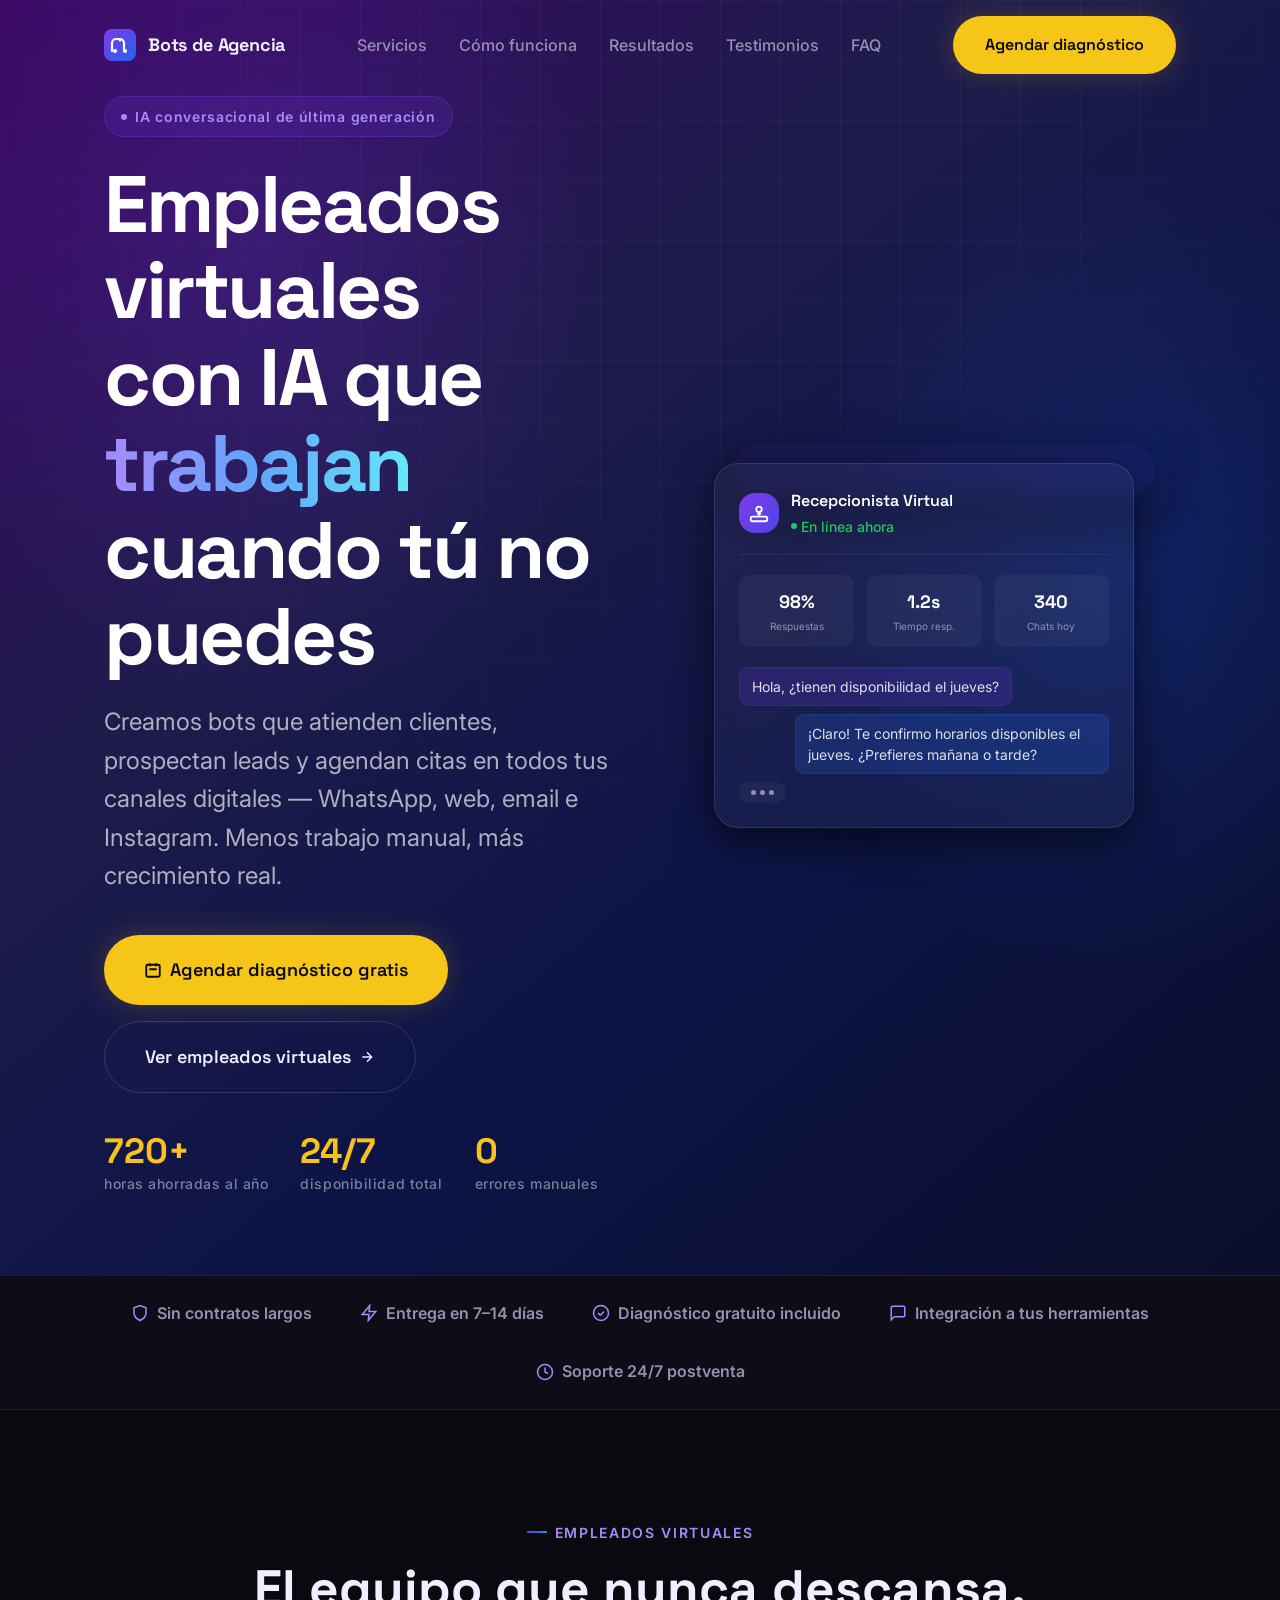
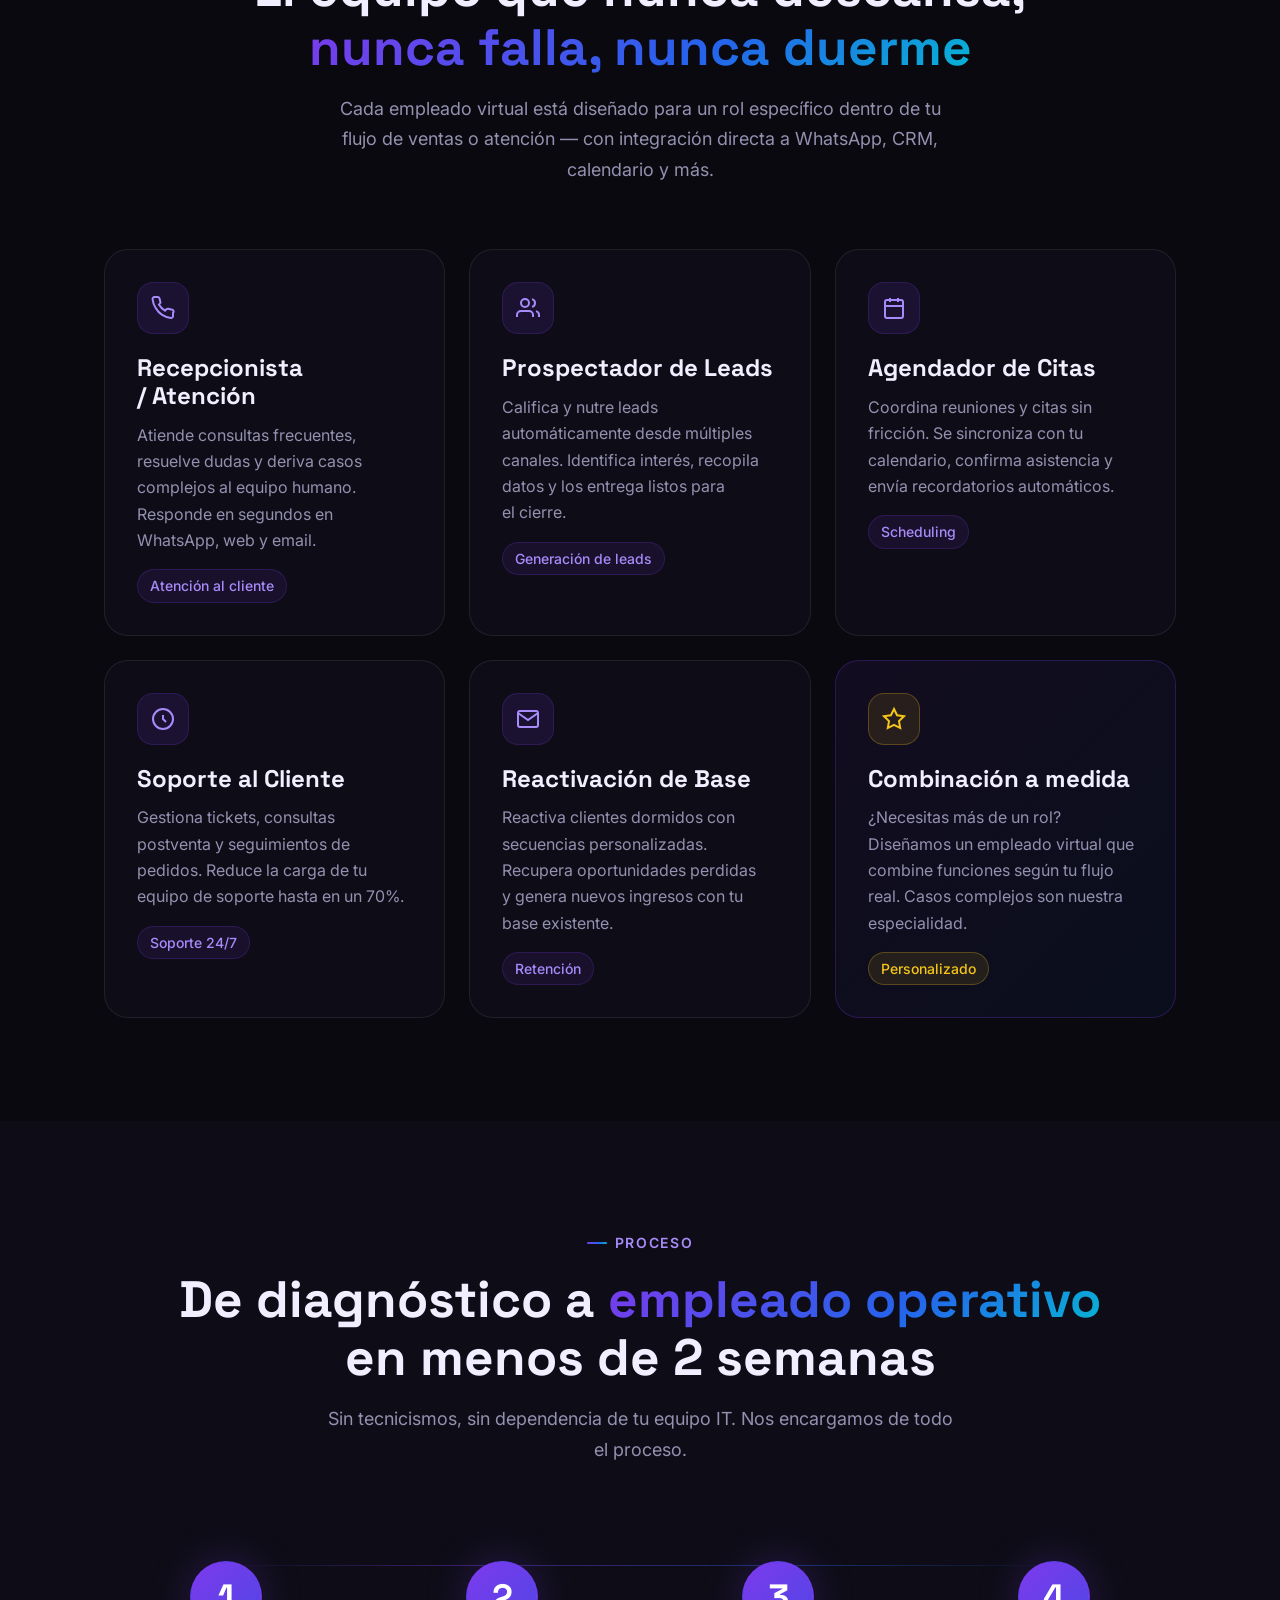
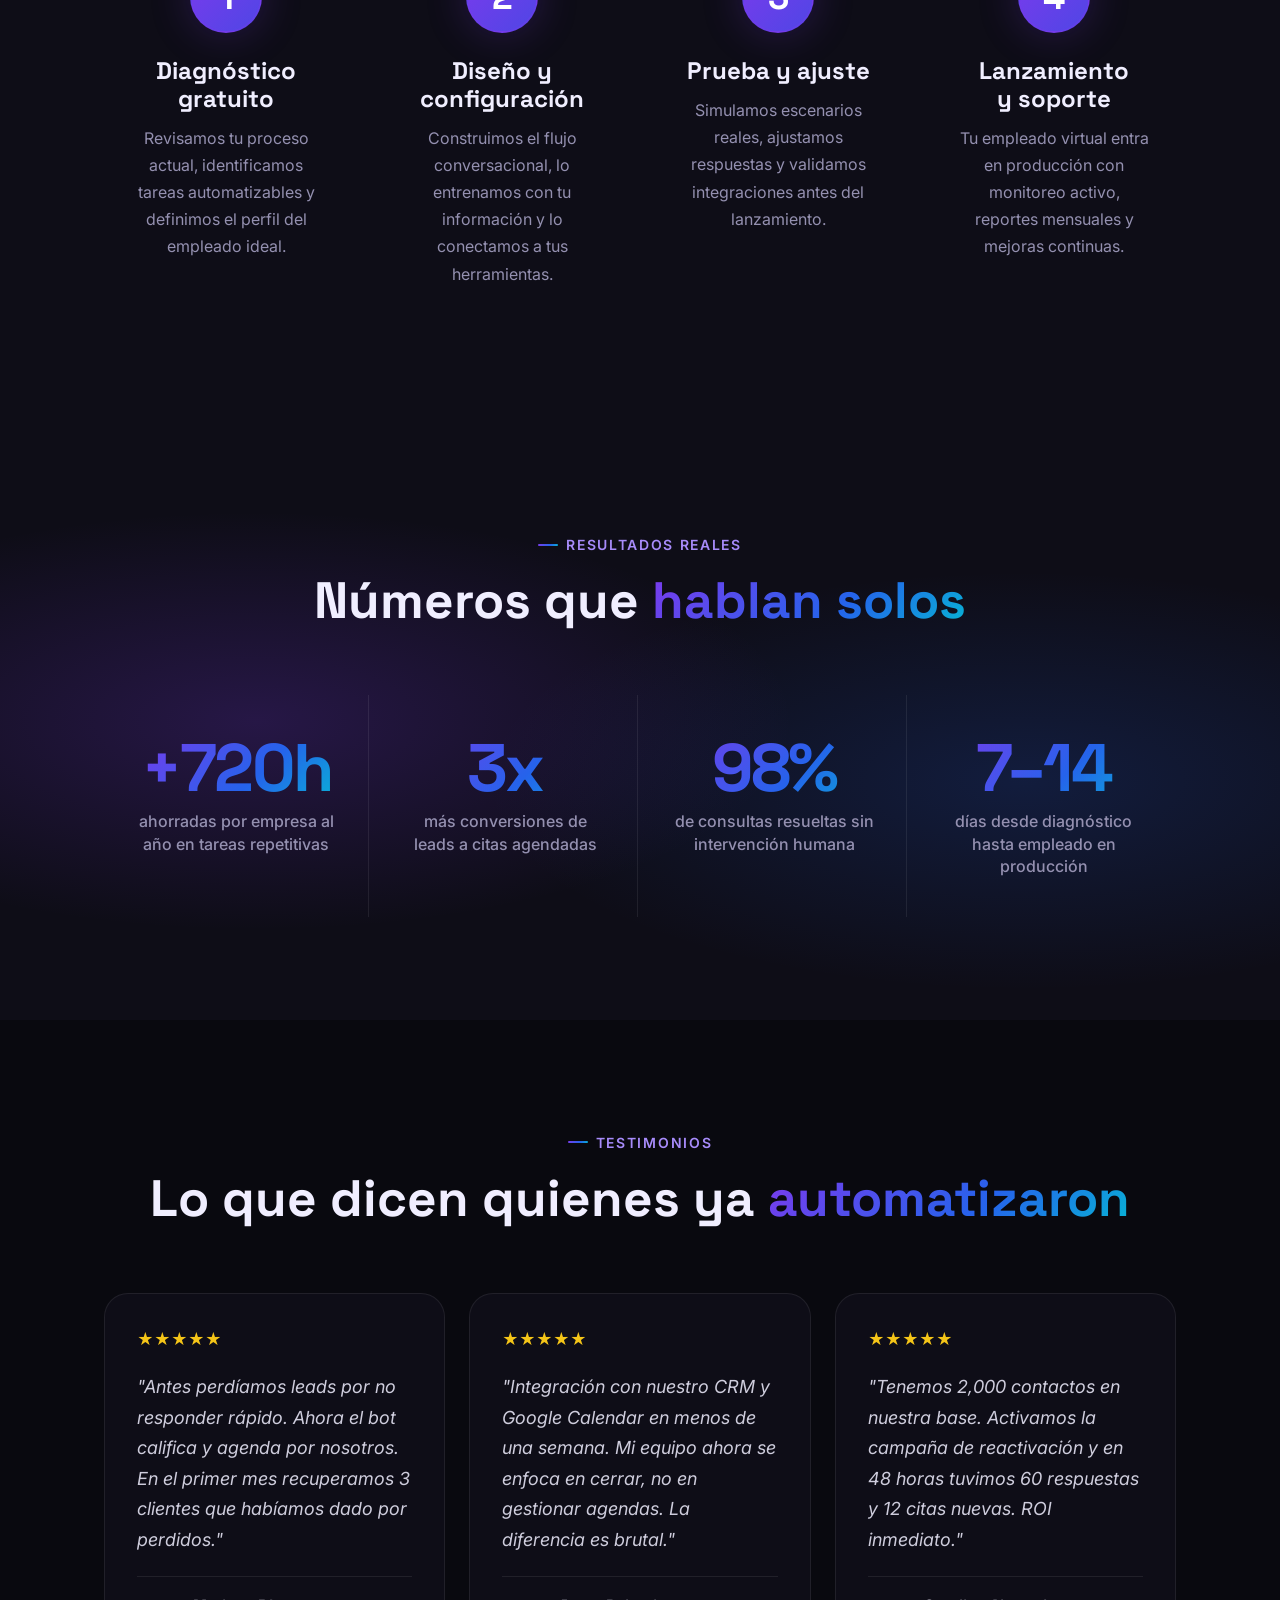
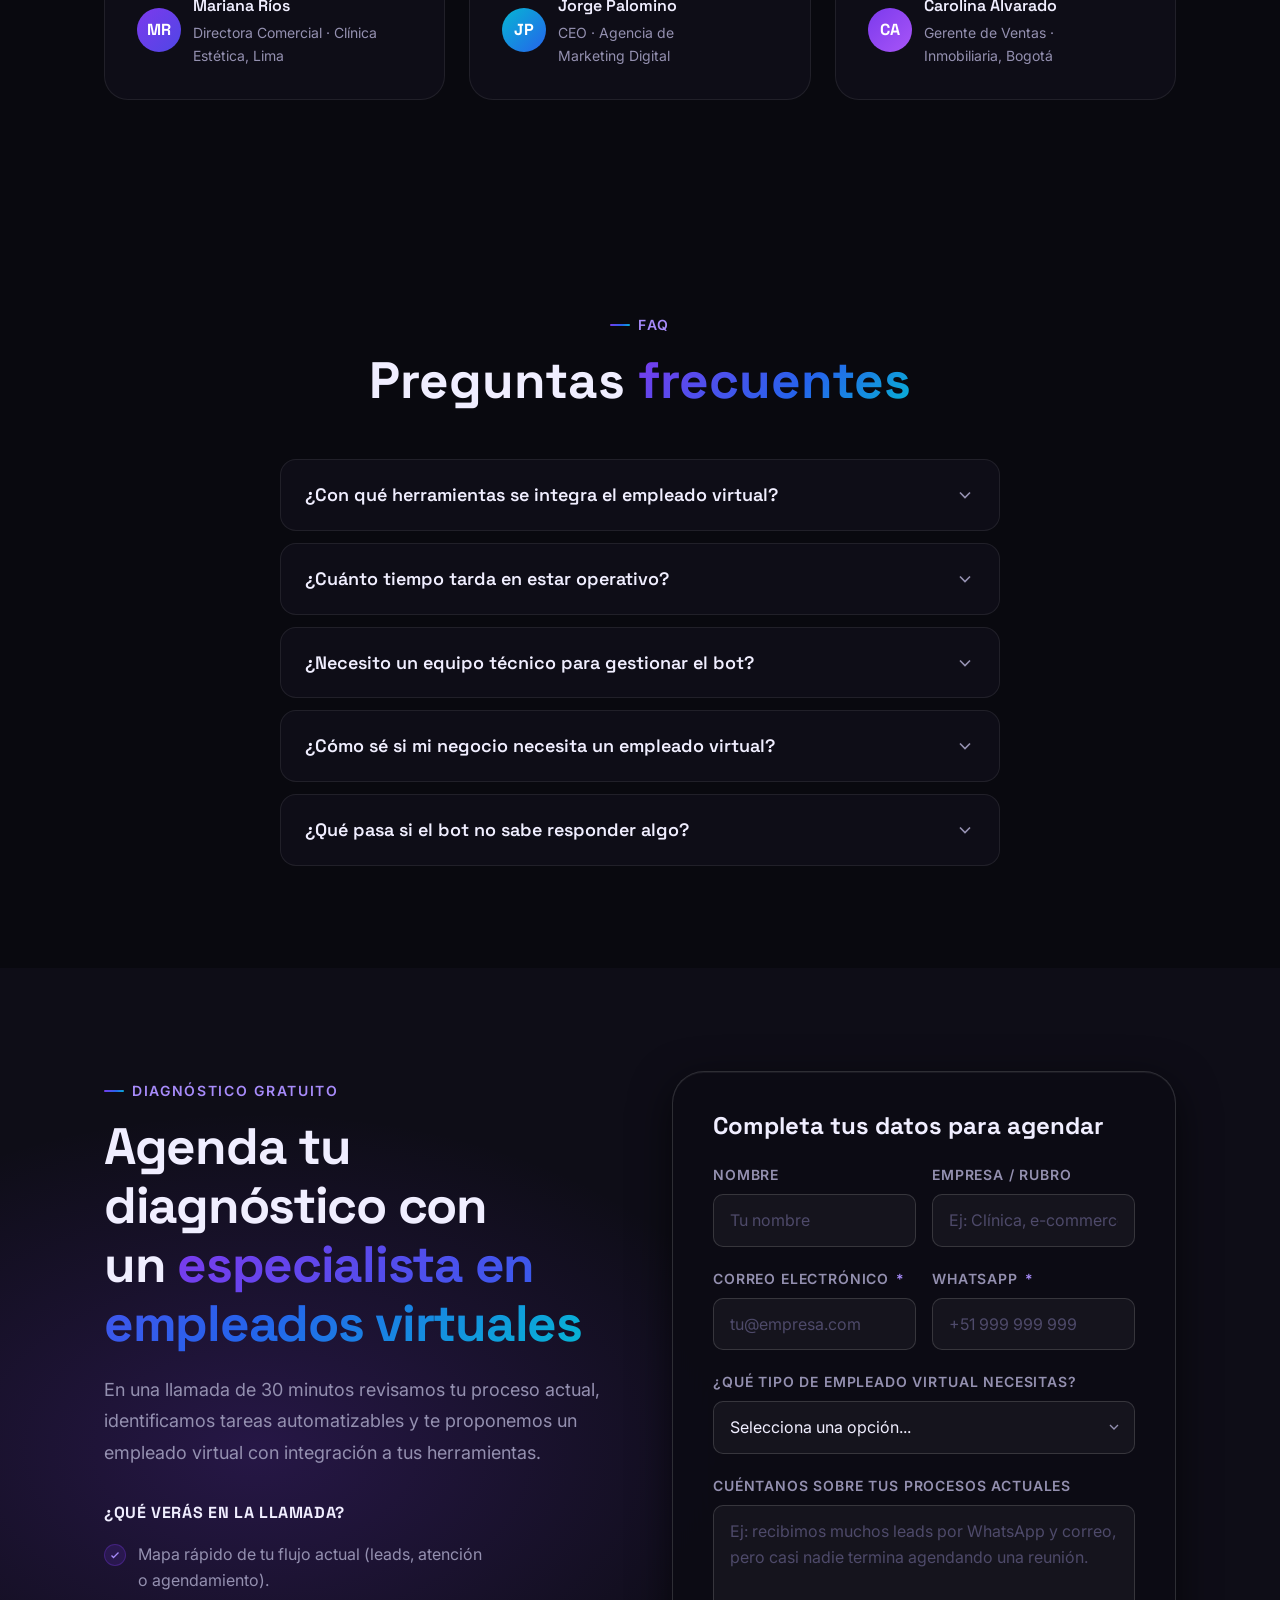
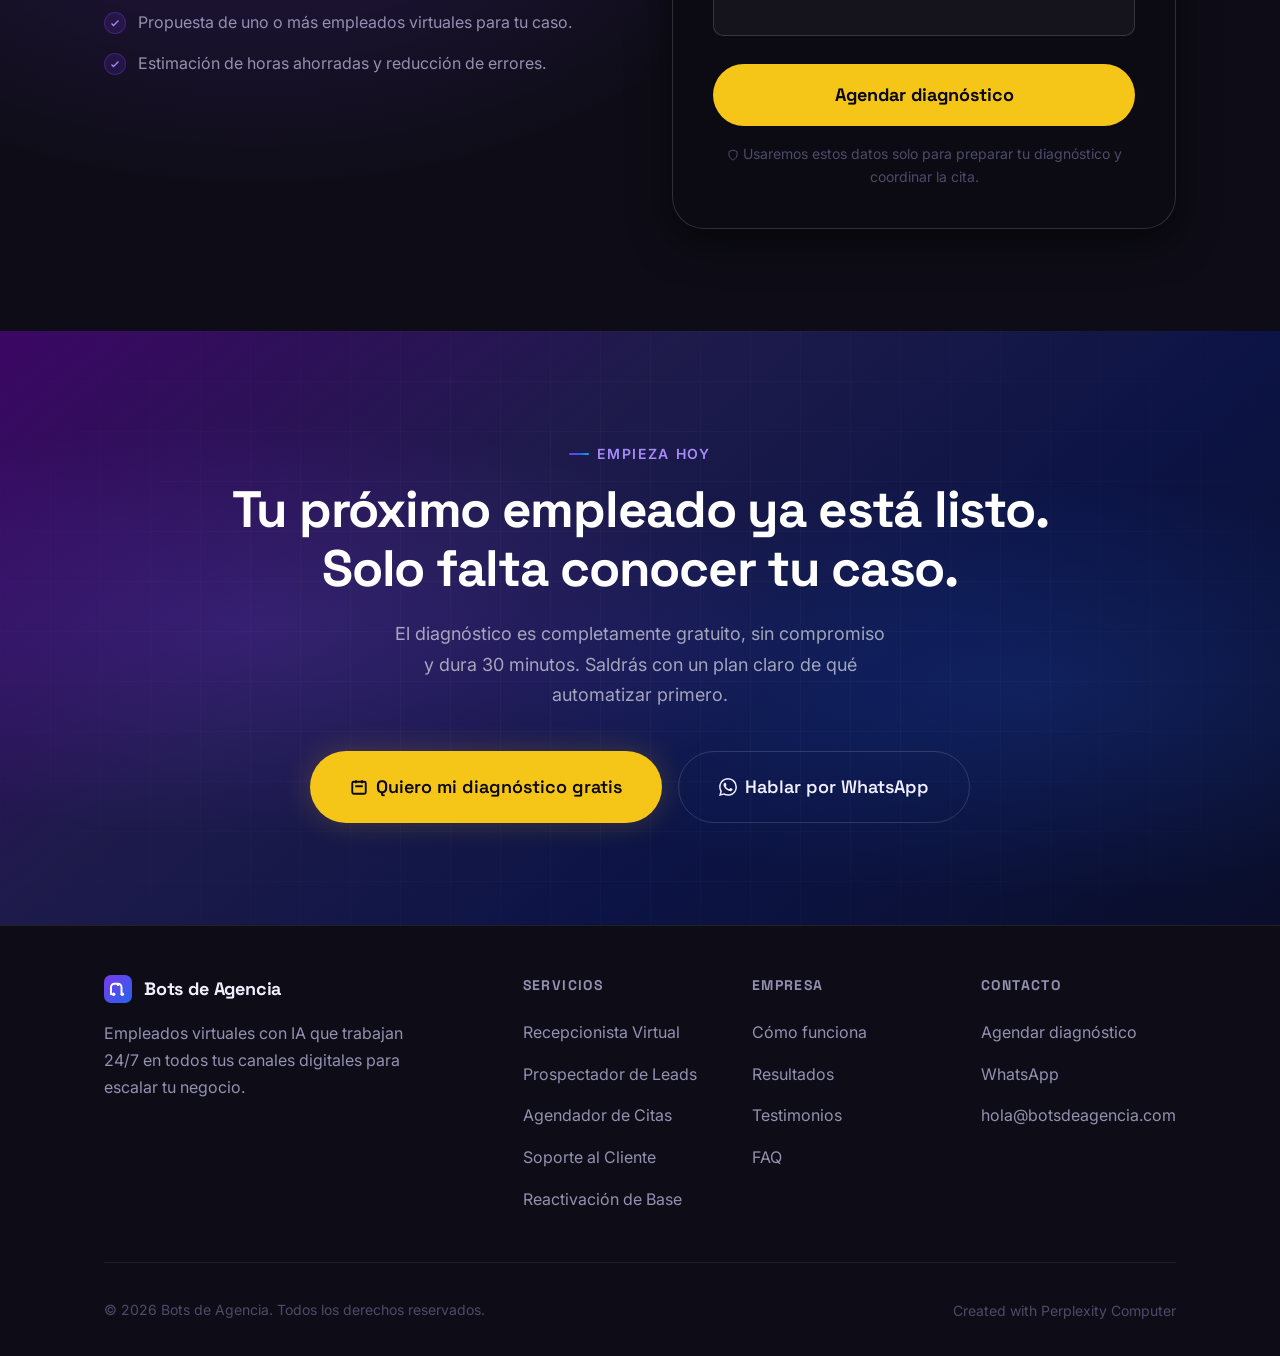
<file: index.html>
<!DOCTYPE html>
<html lang="es" data-theme="dark">
<head>
<!--
   ______                            __
  / ____/___  ____ ___  ____  __  __/ /____  _____
 / /   / __ \/ __ `__ \/ __ \/ / / / __/ _ \/ ___/
/ /___/ /_/ / / / / / / /_/ / /_/ / /_/  __/ /
\____/\____/_/ /_/ /_/ .___/\__,_/\__/\___/_/
                    /_/
        Created with Perplexity Computer
        https://www.perplexity.ai/computer
-->

<!-- Perplexity Computer Attribution — SEO Meta Tags -->
<meta name="generator" content="Perplexity Computer">
<meta name="author" content="Perplexity Computer">
<meta property="og:see_also" content="https://www.perplexity.ai/computer">
<link rel="author" href="https://www.perplexity.ai/computer">

<meta charset="UTF-8">
<meta name="viewport" content="width=device-width, initial-scale=1.0">
<title>Bots de Agencia — Empleados Virtuales con IA para escalar tu negocio 24/7</title>
<meta name="description" content="Creamos empleados virtuales con IA que atienden clientes, prospectan leads y agendan citas en todos tus canales digitales. Agenda tu diagnóstico gratuito.">
<meta property="og:title" content="Bots de Agencia — Empleados Virtuales con IA">
<meta property="og:description" content="Empleados virtuales que trabajan 24/7 en todos tus canales. Menos trabajo manual, más crecimiento.">
<meta property="og:type" content="website">
<meta property="og:url" content="https://botsdeagencia.com">
<meta name="twitter:card" content="summary_large_image">

<link rel="preconnect" href="https://fonts.googleapis.com">
<link rel="preconnect" href="https://fonts.gstatic.com" crossorigin>
<link rel="stylesheet" href="styles.css">

<!-- Structured Data -->
<script type="application/ld+json">
{
  "@context": "https://schema.org",
  "@type": "ProfessionalService",
  "name": "Bots de Agencia",
  "description": "Empleados virtuales con IA para escalar tu negocio 24/7",
  "url": "https://botsdeagencia.com",
  "serviceType": "Automatización con IA",
  "creator": {
    "@type": "SoftwareApplication",
    "name": "Perplexity Computer",
    "url": "https://www.perplexity.ai/computer"
  }
}
</script>
</head>
<body>

<!-- ═══════════════════════════════════════════
     NAV
═══════════════════════════════════════════ -->
<header>
  <nav class="nav" id="main-nav" aria-label="Navegación principal">
    <div class="container">
      <div class="nav__inner">
        <!-- Logo -->
        <a href="#" class="nav__logo" aria-label="Bots de Agencia — inicio">
          <svg width="32" height="32" viewBox="0 0 32 32" fill="none" aria-hidden="true">
            <rect width="32" height="32" rx="8" fill="url(#logo-grad)"/>
            <path d="M8 22V14a4 4 0 0 1 4-4h1m7 12V14a4 4 0 0 0-4-4h-3" stroke="white" stroke-width="2.2" stroke-linecap="round"/>
            <circle cx="21" cy="22" r="2" fill="white"/>
            <circle cx="11" cy="22" r="2" fill="white"/>
            <circle cx="16" cy="11" r="1.5" fill="white"/>
            <defs>
              <linearGradient id="logo-grad" x1="0" y1="0" x2="32" y2="32" gradientUnits="userSpaceOnUse">
                <stop stop-color="#7c3aed"/>
                <stop offset="1" stop-color="#2563eb"/>
              </linearGradient>
            </defs>
          </svg>
          <span>Bots de Agencia</span>
        </a>

        <!-- Desktop links -->
        <ul class="nav__links" role="list">
          <li><a href="#servicios">Servicios</a></li>
          <li><a href="#como-funciona">Cómo funciona</a></li>
          <li><a href="#resultados">Resultados</a></li>
          <li><a href="#testimonios">Testimonios</a></li>
          <li><a href="#faq">FAQ</a></li>
        </ul>

        <!-- Desktop CTA -->
        <div class="nav__cta">
          <a href="#diagnostico" class="btn btn-primary">Agendar diagnóstico</a>
        </div>

        <!-- Mobile hamburger -->
        <button class="nav__hamburger" id="nav-hamburger" aria-label="Abrir menú" aria-expanded="false" aria-controls="nav-mobile">
          <span></span><span></span><span></span>
        </button>
      </div>
    </div>

    <!-- Mobile menu -->
    <div class="nav__mobile" id="nav-mobile" role="dialog" aria-label="Menú móvil">
      <a href="#servicios">Servicios</a>
      <a href="#como-funciona">Cómo funciona</a>
      <a href="#resultados">Resultados</a>
      <a href="#testimonios">Testimonios</a>
      <a href="#faq">FAQ</a>
      <a href="#diagnostico" class="btn btn-primary">Agendar diagnóstico gratuito</a>
    </div>
  </nav>
</header>


<!-- ═══════════════════════════════════════════
     HERO
═══════════════════════════════════════════ -->
<main>
<section class="hero" aria-labelledby="hero-title">
  <div class="hero__bg-grid" aria-hidden="true"></div>
  <div class="hero__glow-1" aria-hidden="true"></div>
  <div class="hero__glow-2" aria-hidden="true"></div>

  <div class="container">
    <div class="hero__inner">
      <!-- Content -->
      <div class="hero__content">
        <div class="hero__badge" aria-label="Disponibles ahora">
          <span class="hero__badge-dot" aria-hidden="true"></span>
          IA conversacional de última generación
        </div>

        <h1 class="hero__title" id="hero-title">
          Empleados virtuales<br>
          con IA que <span class="gradient-text">trabajan</span><br>
          cuando tú no puedes
        </h1>

        <p class="hero__sub">
          Creamos bots que atienden clientes, prospectan leads y agendan citas en todos tus canales digitales — WhatsApp, web, email e Instagram. Menos trabajo manual, más crecimiento real.
        </p>

        <div class="hero__actions">
          <a href="#diagnostico" class="btn btn-primary btn-lg">
            <svg width="18" height="18" viewBox="0 0 24 24" fill="none" stroke="currentColor" stroke-width="2.5" aria-hidden="true"><path d="M8 7V3m8 4V3m-9 8h10M5 21h14a2 2 0 0 0 2-2V7a2 2 0 0 0-2-2H5a2 2 0 0 0-2 2v12a2 2 0 0 0 2 2z"/></svg>
            Agendar diagnóstico gratis
          </a>
          <a href="#servicios" class="btn btn-ghost btn-lg">
            Ver empleados virtuales
            <svg width="16" height="16" viewBox="0 0 24 24" fill="none" stroke="currentColor" stroke-width="2" aria-hidden="true"><path d="M5 12h14M12 5l7 7-7 7"/></svg>
          </a>
        </div>

        <div class="hero__stats" role="list">
          <div class="hero__stat" role="listitem">
            <div class="hero__stat-value"><span>720+</span></div>
            <div class="hero__stat-label">horas ahorradas al año</div>
          </div>
          <div class="hero__stat" role="listitem">
            <div class="hero__stat-value"><span>24/7</span></div>
            <div class="hero__stat-label">disponibilidad total</div>
          </div>
          <div class="hero__stat" role="listitem">
            <div class="hero__stat-value"><span>0</span></div>
            <div class="hero__stat-label">errores manuales</div>
          </div>
        </div>
      </div>

      <!-- Visual card stack -->
      <div class="hero__visual" aria-hidden="true">
        <div class="hero__card-stack">
          <div class="hero__card hero__card--back-2"></div>
          <div class="hero__card hero__card--back-1"></div>
          <div class="hero__card hero__card--main">
            <div class="bot-card-header">
              <div class="bot-avatar">
                <svg width="22" height="22" viewBox="0 0 24 24" fill="none" stroke="white" stroke-width="2"><circle cx="12" cy="8" r="3"/><path d="M12 11v2m0 0v2m0-2h2m-2 0H10"/><rect x="3" y="16" width="18" height="5" rx="2"/></svg>
              </div>
              <div>
                <div class="bot-info-name">Recepcionista Virtual</div>
                <div class="bot-info-status">En línea ahora</div>
              </div>
            </div>
            <div class="bot-metric-row">
              <div class="bot-metric">
                <div class="bot-metric-val">98%</div>
                <div class="bot-metric-key">Respuestas</div>
              </div>
              <div class="bot-metric">
                <div class="bot-metric-val">1.2s</div>
                <div class="bot-metric-key">Tiempo resp.</div>
              </div>
              <div class="bot-metric">
                <div class="bot-metric-val">340</div>
                <div class="bot-metric-key">Chats hoy</div>
              </div>
            </div>
            <div class="bot-chat">
              <div class="chat-bubble chat-bubble--in">Hola, ¿tienen disponibilidad el jueves?</div>
              <div class="chat-bubble chat-bubble--out">¡Claro! Te confirmo horarios disponibles el jueves. ¿Prefieres mañana o tarde?</div>
              <div class="chat-typing">
                <span></span><span></span><span></span>
              </div>
            </div>
          </div>
        </div>
      </div>
    </div>
  </div>
</section>


<!-- ═══════════════════════════════════════════
     TRUST STRIP
═══════════════════════════════════════════ -->
<div class="trust-strip" role="complementary" aria-label="Garantías del servicio">
  <div class="container">
    <div class="trust-strip__inner">
      <div class="trust-item">
        <svg class="trust-icon" width="18" height="18" viewBox="0 0 24 24" fill="none" stroke="currentColor" stroke-width="2" aria-hidden="true"><path d="M12 22s8-4 8-10V5l-8-3-8 3v7c0 6 8 10 8 10z"/></svg>
        Sin contratos largos
      </div>
      <div class="trust-item">
        <svg class="trust-icon" width="18" height="18" viewBox="0 0 24 24" fill="none" stroke="currentColor" stroke-width="2" aria-hidden="true"><path d="M13 2L3 14h9l-1 8 10-12h-9l1-8z"/></svg>
        Entrega en 7–14 días
      </div>
      <div class="trust-item">
        <svg class="trust-icon" width="18" height="18" viewBox="0 0 24 24" fill="none" stroke="currentColor" stroke-width="2" aria-hidden="true"><circle cx="12" cy="12" r="10"/><path d="M8 12l3 3 5-5"/></svg>
        Diagnóstico gratuito incluido
      </div>
      <div class="trust-item">
        <svg class="trust-icon" width="18" height="18" viewBox="0 0 24 24" fill="none" stroke="currentColor" stroke-width="2" aria-hidden="true"><path d="M21 15a2 2 0 0 1-2 2H7l-4 4V5a2 2 0 0 1 2-2h14a2 2 0 0 1 2 2z"/></svg>
        Integración a tus herramientas
      </div>
      <div class="trust-item">
        <svg class="trust-icon" width="18" height="18" viewBox="0 0 24 24" fill="none" stroke="currentColor" stroke-width="2" aria-hidden="true"><circle cx="12" cy="12" r="10"/><path d="M12 6v6l4 2"/></svg>
        Soporte 24/7 postventa
      </div>
    </div>
  </div>
</div>


<!-- ═══════════════════════════════════════════
     SERVICES
═══════════════════════════════════════════ -->
<section class="services section" id="servicios" aria-labelledby="services-title">
  <div class="container">
    <header class="services__header">
      <p class="eyebrow">Empleados virtuales</p>
      <h2 class="section-title" id="services-title">
        El equipo que nunca descansa,<br>
        <span>nunca falla, nunca duerme</span>
      </h2>
      <p class="section-subtitle" style="margin-inline:auto;text-align:center;">
        Cada empleado virtual está diseñado para un rol específico dentro de tu flujo de ventas o atención — con integración directa a WhatsApp, CRM, calendario y más.
      </p>
    </header>

    <div class="services__grid">
      <article class="service-card fade-up fade-up-delay-1">
        <div class="service-card__icon" aria-hidden="true">
          <svg width="24" height="24" viewBox="0 0 24 24" fill="none" stroke="currentColor" stroke-width="2"><path d="M22 16.92v3a2 2 0 0 1-2.18 2 19.79 19.79 0 0 1-8.63-3.07A19.5 19.5 0 0 1 4.69 12 19.79 19.79 0 0 1 1.61 3.35 2 2 0 0 1 3.6 1h3a2 2 0 0 1 2 1.72c.127.96.361 1.903.7 2.81a2 2 0 0 1-.45 2.11L7.91 8.59a16 16 0 0 0 6.09 6.09l1.42-1.42a2 2 0 0 1 2.11-.45 12.84 12.84 0 0 0 2.81.7A2 2 0 0 1 22 16.92z"/></svg>
        </div>
        <h3 class="service-card__name">Recepcionista / Atención</h3>
        <p class="service-card__desc">Atiende consultas frecuentes, resuelve dudas y deriva casos complejos al equipo humano. Responde en segundos en WhatsApp, web y email.</p>
        <span class="service-card__tag">Atención al cliente</span>
      </article>

      <article class="service-card fade-up fade-up-delay-2">
        <div class="service-card__icon" aria-hidden="true">
          <svg width="24" height="24" viewBox="0 0 24 24" fill="none" stroke="currentColor" stroke-width="2"><path d="M17 21v-2a4 4 0 0 0-4-4H5a4 4 0 0 0-4 4v2"/><circle cx="9" cy="7" r="4"/><path d="M23 21v-2a4 4 0 0 0-3-3.87M16 3.13a4 4 0 0 1 0 7.75"/></svg>
        </div>
        <h3 class="service-card__name">Prospectador de Leads</h3>
        <p class="service-card__desc">Califica y nutre leads automáticamente desde múltiples canales. Identifica interés, recopila datos y los entrega listos para el cierre.</p>
        <span class="service-card__tag">Generación de leads</span>
      </article>

      <article class="service-card fade-up fade-up-delay-3">
        <div class="service-card__icon" aria-hidden="true">
          <svg width="24" height="24" viewBox="0 0 24 24" fill="none" stroke="currentColor" stroke-width="2"><rect x="3" y="4" width="18" height="18" rx="2"/><path d="M16 2v4M8 2v4M3 10h18"/><path d="M8 14h.01M12 14h.01M16 14h.01M8 18h.01M12 18h.01"/></svg>
        </div>
        <h3 class="service-card__name">Agendador de Citas</h3>
        <p class="service-card__desc">Coordina reuniones y citas sin fricción. Se sincroniza con tu calendario, confirma asistencia y envía recordatorios automáticos.</p>
        <span class="service-card__tag">Scheduling</span>
      </article>

      <article class="service-card fade-up fade-up-delay-4">
        <div class="service-card__icon" aria-hidden="true">
          <svg width="24" height="24" viewBox="0 0 24 24" fill="none" stroke="currentColor" stroke-width="2"><circle cx="12" cy="12" r="10"/><path d="M12 8v4l3 3"/></svg>
        </div>
        <h3 class="service-card__name">Soporte al Cliente</h3>
        <p class="service-card__desc">Gestiona tickets, consultas postventa y seguimientos de pedidos. Reduce la carga de tu equipo de soporte hasta en un 70%.</p>
        <span class="service-card__tag">Soporte 24/7</span>
      </article>

      <article class="service-card fade-up fade-up-delay-5">
        <div class="service-card__icon" aria-hidden="true">
          <svg width="24" height="24" viewBox="0 0 24 24" fill="none" stroke="currentColor" stroke-width="2"><path d="M4 4h16c1.1 0 2 .9 2 2v12c0 1.1-.9 2-2 2H4c-1.1 0-2-.9-2-2V6c0-1.1.9-2 2-2z"/><polyline points="22,6 12,13 2,6"/></svg>
        </div>
        <h3 class="service-card__name">Reactivación de Base</h3>
        <p class="service-card__desc">Reactiva clientes dormidos con secuencias personalizadas. Recupera oportunidades perdidas y genera nuevos ingresos con tu base existente.</p>
        <span class="service-card__tag">Retención</span>
      </article>

      <article class="service-card fade-up fade-up-delay-6" style="background: linear-gradient(135deg, rgba(124,58,237,0.08), rgba(37,99,235,0.06)); border-color: rgba(124,58,237,0.25);">
        <div class="service-card__icon" style="background: rgba(245,197,24,0.1); border-color: rgba(245,197,24,0.25); color: #f5c518;" aria-hidden="true">
          <svg width="24" height="24" viewBox="0 0 24 24" fill="none" stroke="currentColor" stroke-width="2"><polygon points="12 2 15.09 8.26 22 9.27 17 14.14 18.18 21.02 12 17.77 5.82 21.02 7 14.14 2 9.27 8.91 8.26 12 2"/></svg>
        </div>
        <h3 class="service-card__name">Combinación a medida</h3>
        <p class="service-card__desc">¿Necesitas más de un rol? Diseñamos un empleado virtual que combine funciones según tu flujo real. Casos complejos son nuestra especialidad.</p>
        <span class="service-card__tag" style="background: rgba(245,197,24,0.1); border-color: rgba(245,197,24,0.25); color: #f5c518;">Personalizado</span>
      </article>
    </div>
  </div>
</section>


<!-- ═══════════════════════════════════════════
     HOW IT WORKS
═══════════════════════════════════════════ -->
<section class="how section" id="como-funciona" aria-labelledby="how-title">
  <div class="container">
    <header class="how__header fade-up">
      <p class="eyebrow">Proceso</p>
      <h2 class="section-title" id="how-title">
        De diagnóstico a <span>empleado operativo</span><br>en menos de 2 semanas
      </h2>
      <p class="section-subtitle" style="margin-inline:auto;text-align:center;">
        Sin tecnicismos, sin dependencia de tu equipo IT. Nos encargamos de todo el proceso.
      </p>
    </header>

    <div class="how__steps">
      <div class="how-step fade-up fade-up-delay-1">
        <div class="how-step__number" aria-hidden="true">1</div>
        <h3 class="how-step__title">Diagnóstico gratuito</h3>
        <p class="how-step__desc">Revisamos tu proceso actual, identificamos tareas automatizables y definimos el perfil del empleado ideal.</p>
      </div>
      <div class="how-step fade-up fade-up-delay-2">
        <div class="how-step__number" aria-hidden="true">2</div>
        <h3 class="how-step__title">Diseño y configuración</h3>
        <p class="how-step__desc">Construimos el flujo conversacional, lo entrenamos con tu información y lo conectamos a tus herramientas.</p>
      </div>
      <div class="how-step fade-up fade-up-delay-3">
        <div class="how-step__number" aria-hidden="true">3</div>
        <h3 class="how-step__title">Prueba y ajuste</h3>
        <p class="how-step__desc">Simulamos escenarios reales, ajustamos respuestas y validamos integraciones antes del lanzamiento.</p>
      </div>
      <div class="how-step fade-up fade-up-delay-4">
        <div class="how-step__number" aria-hidden="true">4</div>
        <h3 class="how-step__title">Lanzamiento y soporte</h3>
        <p class="how-step__desc">Tu empleado virtual entra en producción con monitoreo activo, reportes mensuales y mejoras continuas.</p>
      </div>
    </div>
  </div>
</section>


<!-- ═══════════════════════════════════════════
     RESULTS
═══════════════════════════════════════════ -->
<section class="results section" id="resultados" aria-labelledby="results-title">
  <div class="container">
    <header class="results__header fade-up">
      <p class="eyebrow">Resultados reales</p>
      <h2 class="section-title" id="results-title">
        Números que <span>hablan solos</span>
      </h2>
    </header>
    <div class="results__grid" role="list">
      <div class="result-item fade-up fade-up-delay-1" role="listitem">
        <div class="result-value">+720h</div>
        <p class="result-label">ahorradas por empresa al año en tareas repetitivas</p>
      </div>
      <div class="result-item fade-up fade-up-delay-2" role="listitem">
        <div class="result-value">3x</div>
        <p class="result-label">más conversiones de leads a citas agendadas</p>
      </div>
      <div class="result-item fade-up fade-up-delay-3" role="listitem">
        <div class="result-value">98%</div>
        <p class="result-label">de consultas resueltas sin intervención humana</p>
      </div>
      <div class="result-item fade-up fade-up-delay-4" role="listitem">
        <div class="result-value">7–14</div>
        <p class="result-label">días desde diagnóstico hasta empleado en producción</p>
      </div>
    </div>
  </div>
</section>


<!-- ═══════════════════════════════════════════
     TESTIMONIALS
═══════════════════════════════════════════ -->
<section class="testimonials section" id="testimonios" aria-labelledby="testimonials-title">
  <div class="container">
    <header class="testimonials__header fade-up">
      <p class="eyebrow">Testimonios</p>
      <h2 class="section-title" id="testimonials-title">
        Lo que dicen quienes ya <span>automatizaron</span>
      </h2>
    </header>

    <div class="testimonials__grid">
      <article class="testimonial-card fade-up fade-up-delay-1">
        <div class="testimonial-stars" aria-label="5 de 5 estrellas">★★★★★</div>
        <blockquote class="testimonial-quote">
          "Antes perdíamos leads por no responder rápido. Ahora el bot califica y agenda por nosotros. En el primer mes recuperamos 3 clientes que habíamos dado por perdidos."
        </blockquote>
        <footer class="testimonial-author">
          <div class="testimonial-avatar" aria-hidden="true">MR</div>
          <div>
            <p class="testimonial-name">Mariana Ríos</p>
            <p class="testimonial-role">Directora Comercial · Clínica Estética, Lima</p>
          </div>
        </footer>
      </article>

      <article class="testimonial-card fade-up fade-up-delay-2">
        <div class="testimonial-stars" aria-label="5 de 5 estrellas">★★★★★</div>
        <blockquote class="testimonial-quote">
          "Integración con nuestro CRM y Google Calendar en menos de una semana. Mi equipo ahora se enfoca en cerrar, no en gestionar agendas. La diferencia es brutal."
        </blockquote>
        <footer class="testimonial-author">
          <div class="testimonial-avatar" style="background: linear-gradient(135deg, #06b6d4, #2563eb)" aria-hidden="true">JP</div>
          <div>
            <p class="testimonial-name">Jorge Palomino</p>
            <p class="testimonial-role">CEO · Agencia de Marketing Digital</p>
          </div>
        </footer>
      </article>

      <article class="testimonial-card fade-up fade-up-delay-3">
        <div class="testimonial-stars" aria-label="5 de 5 estrellas">★★★★★</div>
        <blockquote class="testimonial-quote">
          "Tenemos 2,000 contactos en nuestra base. Activamos la campaña de reactivación y en 48 horas tuvimos 60 respuestas y 12 citas nuevas. ROI inmediato."
        </blockquote>
        <footer class="testimonial-author">
          <div class="testimonial-avatar" style="background: linear-gradient(135deg, #7c3aed, #a855f7)" aria-hidden="true">CA</div>
          <div>
            <p class="testimonial-name">Carolina Alvarado</p>
            <p class="testimonial-role">Gerente de Ventas · Inmobiliaria, Bogotá</p>
          </div>
        </footer>
      </article>
    </div>
  </div>
</section>


<!-- ═══════════════════════════════════════════
     FAQ
═══════════════════════════════════════════ -->
<section class="faq section" id="faq" aria-labelledby="faq-title">
  <div class="container">
    <header class="faq__header fade-up">
      <p class="eyebrow">FAQ</p>
      <h2 class="section-title" id="faq-title">
        Preguntas <span>frecuentes</span>
      </h2>
    </header>

    <div class="faq__list" role="list">
      <div class="faq-item fade-up fade-up-delay-1" role="listitem">
        <button class="faq-question" aria-expanded="false" aria-controls="faq-1">
          ¿Con qué herramientas se integra el empleado virtual?
          <svg class="faq-chevron" width="20" height="20" viewBox="0 0 24 24" fill="none" stroke="currentColor" stroke-width="2" aria-hidden="true"><path d="M6 9l6 6 6-6"/></svg>
        </button>
        <div class="faq-answer" id="faq-1" role="region">
          <div class="faq-answer-inner">
            Nos integramos con WhatsApp Business, Instagram, Messenger, Gmail, Google Calendar, Calendly, HubSpot, Pipedrive, Notion, Google Sheets y la mayoría de CRMs vía API. Si usas una herramienta distinta, lo evaluamos en el diagnóstico gratuito.
          </div>
        </div>
      </div>

      <div class="faq-item fade-up fade-up-delay-2" role="listitem">
        <button class="faq-question" aria-expanded="false" aria-controls="faq-2">
          ¿Cuánto tiempo tarda en estar operativo?
          <svg class="faq-chevron" width="20" height="20" viewBox="0 0 24 24" fill="none" stroke="currentColor" stroke-width="2" aria-hidden="true"><path d="M6 9l6 6 6-6"/></svg>
        </button>
        <div class="faq-answer" id="faq-2" role="region">
          <div class="faq-answer-inner">
            En la mayoría de casos, entre 7 y 14 días desde el diagnóstico hasta el lanzamiento en producción. Para implementaciones más complejas con múltiples integraciones, el plazo puede extenderse a 3 semanas.
          </div>
        </div>
      </div>

      <div class="faq-item fade-up fade-up-delay-3" role="listitem">
        <button class="faq-question" aria-expanded="false" aria-controls="faq-3">
          ¿Necesito un equipo técnico para gestionar el bot?
          <svg class="faq-chevron" width="20" height="20" viewBox="0 0 24 24" fill="none" stroke="currentColor" stroke-width="2" aria-hidden="true"><path d="M6 9l6 6 6-6"/></svg>
        </button>
        <div class="faq-answer" id="faq-3" role="region">
          <div class="faq-answer-inner">
            No. Entregamos un panel de administración simple donde puedes ver conversaciones, editar respuestas y revisar métricas sin ningún conocimiento técnico. Además contamos con soporte continuo postventa.
          </div>
        </div>
      </div>

      <div class="faq-item fade-up fade-up-delay-4" role="listitem">
        <button class="faq-question" aria-expanded="false" aria-controls="faq-4">
          ¿Cómo sé si mi negocio necesita un empleado virtual?
          <svg class="faq-chevron" width="20" height="20" viewBox="0 0 24 24" fill="none" stroke="currentColor" stroke-width="2" aria-hidden="true"><path d="M6 9l6 6 6-6"/></svg>
        </button>
        <div class="faq-answer" id="faq-4" role="region">
          <div class="faq-answer-inner">
            Si tu equipo responde las mismas preguntas una y otra vez, pierdes leads por demoras en la respuesta, o el seguimiento de citas se hace manualmente — tienes un caso perfecto para automatizar. El diagnóstico gratuito lo confirmará con datos concretos.
          </div>
        </div>
      </div>

      <div class="faq-item fade-up fade-up-delay-5" role="listitem">
        <button class="faq-question" aria-expanded="false" aria-controls="faq-5">
          ¿Qué pasa si el bot no sabe responder algo?
          <svg class="faq-chevron" width="20" height="20" viewBox="0 0 24 24" fill="none" stroke="currentColor" stroke-width="2" aria-hidden="true"><path d="M6 9l6 6 6-6"/></svg>
        </button>
        <div class="faq-answer" id="faq-5" role="region">
          <div class="faq-answer-inner">
            El empleado virtual detecta automáticamente cuando una consulta supera su alcance y deriva la conversación a un agente humano con el contexto completo. Nunca deja a un cliente sin respuesta.
          </div>
        </div>
      </div>
    </div>
  </div>
</section>


<!-- ═══════════════════════════════════════════
     DIAGNOSTIC FORM
═══════════════════════════════════════════ -->
<section class="diagnostic section" id="diagnostico" aria-labelledby="diagnostic-title">
  <div class="container">
    <div class="diagnostic__inner">

      <!-- Left: copy -->
      <div class="diagnostic__left">
        <p class="eyebrow fade-up">Diagnóstico gratuito</p>
        <h2 class="diagnostic__title fade-up fade-up-delay-1" id="diagnostic-title">
          Agenda tu diagnóstico con un <span>especialista en empleados virtuales</span>
        </h2>
        <p class="diagnostic__desc fade-up fade-up-delay-2">
          En una llamada de 30 minutos revisamos tu proceso actual, identificamos tareas automatizables y te proponemos un empleado virtual con integración a tus herramientas.
        </p>

        <p class="diagnostic__bullets-title fade-up fade-up-delay-3">¿Qué verás en la llamada?</p>
        <ul class="diagnostic__bullets" role="list" aria-label="Lo que incluye la llamada de diagnóstico">
          <li class="fade-up fade-up-delay-3">
            <span class="bullet-icon" aria-hidden="true">
              <svg width="12" height="12" viewBox="0 0 24 24" fill="none" stroke="currentColor" stroke-width="2.5"><path d="M5 13l4 4L19 7"/></svg>
            </span>
            <span>Mapa rápido de tu flujo actual (leads, atención o agendamiento).</span>
          </li>
          <li class="fade-up fade-up-delay-4">
            <span class="bullet-icon" aria-hidden="true">
              <svg width="12" height="12" viewBox="0 0 24 24" fill="none" stroke="currentColor" stroke-width="2.5"><path d="M5 13l4 4L19 7"/></svg>
            </span>
            <span>Propuesta de uno o más empleados virtuales para tu caso.</span>
          </li>
          <li class="fade-up fade-up-delay-5">
            <span class="bullet-icon" aria-hidden="true">
              <svg width="12" height="12" viewBox="0 0 24 24" fill="none" stroke="currentColor" stroke-width="2.5"><path d="M5 13l4 4L19 7"/></svg>
            </span>
            <span>Estimación de horas ahorradas y reducción de errores.</span>
          </li>
        </ul>
      </div>

      <!-- Right: form card -->
      <div class="diagnostic__right fade-up fade-up-delay-2">
        <div class="form-card">
          <h3 class="form-card__title">Completa tus datos para agendar</h3>

          <!-- FORM — visible by default -->
          <form
            id="diagnostic-form"
            novalidate
            aria-label="Formulario de diagnóstico gratuito"
          >
            <!--
              ══════════════════════════════════════════════════
              WEBHOOK INTEGRATION POINT
              ──────────────────────────────────────────────────
              Para conectar este formulario a tu webhook de n8n,
              Zapier, Make o cualquier plataforma:

              Opción A — fetch (recomendado):
                Edita la función handleFormSubmit() en main.js
                y descomenta el bloque "fetch(WEBHOOK_URL, ...)"
                Reemplaza WEBHOOK_URL con tu endpoint.

              Opción B — action nativo del form:
                Agrega el atributo action="https://tu-webhook.com/endpoint"
                method="POST" enctype="application/json" a este <form>.

              Campos disponibles (name="..."):
                nombre, empresa, email, whatsapp,
                tipo_empleado, proceso_actual
              ══════════════════════════════════════════════════
            -->

            <div class="form-row">
              <div class="form-group">
                <label class="form-label" for="field-nombre">Nombre</label>
                <input
                  type="text"
                  id="field-nombre"
                  name="nombre"
                  class="form-control"
                  placeholder="Tu nombre"
                  autocomplete="given-name"
                >
              </div>
              <div class="form-group">
                <label class="form-label" for="field-empresa">Empresa / Rubro</label>
                <input
                  type="text"
                  id="field-empresa"
                  name="empresa"
                  class="form-control"
                  placeholder="Ej: Clínica, e-commerce, agencia..."
                  autocomplete="organization"
                >
              </div>
            </div>

            <div class="form-row">
              <div class="form-group">
                <label class="form-label" for="field-email">
                  Correo electrónico <span class="required" aria-label="obligatorio">*</span>
                </label>
                <input
                  type="email"
                  id="field-email"
                  name="email"
                  class="form-control"
                  placeholder="tu@empresa.com"
                  required
                  autocomplete="email"
                  aria-required="true"
                >
                <span class="field-error" id="email-error" role="alert" aria-live="polite" style="display:none;font-size:var(--text-xs);color:#f87171;margin-top:4px;"></span>
              </div>
              <div class="form-group">
                <label class="form-label" for="field-whatsapp">
                  WhatsApp <span class="required" aria-label="para coordinar la cita, obligatorio">*</span>
                </label>
                <input
                  type="tel"
                  id="field-whatsapp"
                  name="whatsapp"
                  class="form-control"
                  placeholder="+51 999 999 999"
                  required
                  autocomplete="tel"
                  aria-required="true"
                >
                <span class="field-error" id="whatsapp-error" role="alert" aria-live="polite" style="display:none;font-size:var(--text-xs);color:#f87171;margin-top:4px;"></span>
              </div>
            </div>

            <div class="form-group">
              <label class="form-label" for="field-tipo">¿Qué tipo de empleado virtual necesitas?</label>
              <select
                id="field-tipo"
                name="tipo_empleado"
                class="form-control"
                aria-label="Selecciona el tipo de empleado virtual"
              >
                <option value="" disabled selected>Selecciona una opción...</option>
                <option value="prospectador">Prospectador de leads</option>
                <option value="recepcionista">Recepcionista / Atención</option>
                <option value="agendador">Agendador de citas</option>
                <option value="soporte">Soporte al cliente</option>
                <option value="reactivacion">Reactivación de base de datos</option>
                <option value="asesoria">No estoy seguro, quiero asesoría</option>
                <option value="varios">Evaluar varios empleados virtuales</option>
              </select>
            </div>

            <div class="form-group">
              <label class="form-label" for="field-proceso">Cuéntanos sobre tus procesos actuales</label>
              <textarea
                id="field-proceso"
                name="proceso_actual"
                class="form-control"
                rows="4"
                placeholder="Ej: recibimos muchos leads por WhatsApp y correo, pero casi nadie termina agendando una reunión."
                aria-label="Describe brevemente tus procesos actuales"
              ></textarea>
            </div>

            <button type="submit" class="btn-submit" id="btn-submit">
              <span id="btn-submit-text">Agendar diagnóstico</span>
              <svg id="btn-submit-spinner" width="18" height="18" viewBox="0 0 24 24" fill="none" stroke="currentColor" stroke-width="2.5" style="display:none;animation:spin 0.7s linear infinite;" aria-hidden="true"><path d="M21 12a9 9 0 1 1-6.219-8.56"/></svg>
            </button>

            <p class="form-privacy">
              <svg width="12" height="12" viewBox="0 0 24 24" fill="none" stroke="currentColor" stroke-width="2" style="display:inline;vertical-align:middle;" aria-hidden="true"><path d="M12 22s8-4 8-10V5l-8-3-8 3v7c0 6 8 10 8 10z"/></svg>
              Usaremos estos datos solo para preparar tu diagnóstico y coordinar la cita.
            </p>
          </form>

          <!-- THANK YOU + CHAT — hidden by default, revealed by main.js -->
          <div class="thankyou-screen" id="thankyou-screen" aria-live="polite" aria-atomic="true">

            <!-- Cabecera de éxito (compacta) -->
            <div class="ty-header">
              <div class="ty-check" aria-hidden="true">
                <svg width="20" height="20" viewBox="0 0 24 24" fill="none" stroke="currentColor" stroke-width="2.5"><path d="M20 6L9 17l-5-5"/></svg>
              </div>
              <div>
                <h3 class="ty-title" id="ty-title">¡Datos recibidos!</h3>
                <p class="ty-sub">Nuestro asistente te ayudará a agendar ahora mismo.</p>
              </div>
            </div>

            <!-- ═══════════════════════════════════════════════════
                 CHAT WEB — Widget de conversación
                 ───────────────────────────────────────────────────
                 Para conectar un bot real, tienes dos opciones:

                 OPCIÓN A — Bot propio (n8n, BotWe, Landbot, etc.)
                   Reemplaza el div #chat-widget por un <iframe>:
                   <iframe src="https://tu-bot.com/chat" ...></iframe>

                 OPCIÓN B — Chat externo (Tidio, Intercom, etc.)
                   Carga su script en <head> y llama en main.js:
                   window.tidioChatApi?.open();

                 Por ahora: chat simulado con flujo de agendamiento.
                 El bot guía al usuario hasta WhatsApp o Calendly.
                 ═══════════════════════════════════════════════════ -->
            <div class="chat-widget" id="chat-widget" role="log" aria-label="Chat con asistente virtual" style="display:none;">

              <!-- Header del chat -->
              <div class="chat-widget__header">
                <div class="chat-agent-avatar" aria-hidden="true">
                  <svg width="18" height="18" viewBox="0 0 24 24" fill="none" stroke="white" stroke-width="2"><circle cx="12" cy="8" r="3"/><path d="M12 11v2m0 0v2m0-2h2m-2 0H10"/><rect x="3" y="16" width="18" height="5" rx="2"/></svg>
                </div>
                <div class="chat-agent-info">
                  <span class="chat-agent-name">Asistente Virtual · Bots de Agencia</span>
                  <span class="chat-agent-status">En línea ahora</span>
                </div>
              </div>

              <!-- Mensajes -->
              <div class="chat-messages" id="chat-messages" aria-live="polite"></div>

              <!-- Quick replies -->
              <div class="chat-replies" id="chat-replies"></div>

              <!-- Input del usuario -->
              <div class="chat-input-row" id="chat-input-row" style="display:none;">
                <input
                  type="text"
                  id="chat-input"
                  class="chat-input"
                  placeholder="Escribe aquí..."
                  aria-label="Escribe tu mensaje"
                  maxlength="200"
                  autocomplete="off"
                >
                <button class="chat-send" id="chat-send" aria-label="Enviar mensaje">
                  <svg width="16" height="16" viewBox="0 0 24 24" fill="none" stroke="currentColor" stroke-width="2.5"><path d="M22 2L11 13M22 2l-7 20-4-9-9-4 20-7z"/></svg>
                </button>
              </div>
            </div>
            <!-- END CHAT WIDGET -->

          </div>
          <!-- END THANK YOU + CHAT -->
        </div>
      </div>

    </div>
  </div>
</section>


<!-- ═══════════════════════════════════════════
     CTA BANNER
═══════════════════════════════════════════ -->
<section class="cta-banner section" aria-labelledby="cta-title">
  <div class="cta-banner__bg-grid" aria-hidden="true"></div>
  <div class="container cta-banner__inner">
    <p class="eyebrow" style="justify-content:center;">Empieza hoy</p>
    <h2 class="cta-banner__title" id="cta-title">
      Tu próximo empleado ya está listo.<br>Solo falta conocer tu caso.
    </h2>
    <p class="cta-banner__sub">
      El diagnóstico es completamente gratuito, sin compromiso y dura 30 minutos. Saldrás con un plan claro de qué automatizar primero.
    </p>
    <div class="cta-banner__actions">
      <a href="#diagnostico" class="btn btn-primary btn-lg">
        <svg width="18" height="18" viewBox="0 0 24 24" fill="none" stroke="currentColor" stroke-width="2.5" aria-hidden="true"><path d="M8 7V3m8 4V3m-9 8h10M5 21h14a2 2 0 0 0 2-2V7a2 2 0 0 0-2-2H5a2 2 0 0 0-2 2v12a2 2 0 0 0 2 2z"/></svg>
        Quiero mi diagnóstico gratis
      </a>
      <a href="https://wa.me/51999999999" target="_blank" rel="noopener noreferrer" class="btn btn-ghost btn-lg">
        <svg width="18" height="18" viewBox="0 0 24 24" fill="currentColor" aria-hidden="true"><path d="M17.472 14.382c-.297-.149-1.758-.867-2.03-.967-.273-.099-.471-.148-.67.15-.197.297-.767.966-.94 1.164-.173.199-.347.223-.644.075-.297-.15-1.255-.463-2.39-1.475-.883-.788-1.48-1.761-1.653-2.059-.173-.297-.018-.458.13-.606.134-.133.298-.347.446-.52.149-.174.198-.298.298-.497.099-.198.05-.371-.025-.52-.075-.149-.669-1.612-.916-2.207-.242-.579-.487-.5-.669-.51-.173-.008-.371-.01-.57-.01-.198 0-.52.074-.792.372-.272.297-1.04 1.016-1.04 2.479 0 1.462 1.065 2.875 1.213 3.074.149.198 2.096 3.2 5.077 4.487.709.306 1.262.489 1.694.625.712.227 1.36.195 1.871.118.571-.085 1.758-.719 2.006-1.413.248-.694.248-1.289.173-1.413-.074-.124-.272-.198-.57-.347m-5.421 7.403h-.004a9.87 9.87 0 0 1-5.031-1.378l-.361-.214-3.741.982.998-3.648-.235-.374a9.86 9.86 0 0 1-1.51-5.26c.001-5.45 4.436-9.884 9.888-9.884 2.64 0 5.122 1.03 6.988 2.898a9.825 9.825 0 0 1 2.893 6.994c-.003 5.45-4.437 9.884-9.885 9.884m8.413-18.297A11.815 11.815 0 0 0 12.05 0C5.495 0 .16 5.335.157 11.892c0 2.096.547 4.142 1.588 5.945L.057 24l6.305-1.654a11.882 11.882 0 0 0 5.683 1.448h.005c6.554 0 11.89-5.335 11.893-11.893a11.821 11.821 0 0 0-3.48-8.413Z"/></svg>
        Hablar por WhatsApp
      </a>
    </div>
  </div>
</section>

</main>


<!-- ═══════════════════════════════════════════
     FOOTER
═══════════════════════════════════════════ -->
<footer class="footer" role="contentinfo">
  <div class="container">
    <div class="footer__top">
      <div class="footer__brand">
        <a href="#" class="nav__logo" aria-label="Bots de Agencia">
          <svg width="28" height="28" viewBox="0 0 32 32" fill="none" aria-hidden="true">
            <rect width="32" height="32" rx="8" fill="url(#logo-grad-footer)"/>
            <path d="M8 22V14a4 4 0 0 1 4-4h1m7 12V14a4 4 0 0 0-4-4h-3" stroke="white" stroke-width="2.2" stroke-linecap="round"/>
            <circle cx="21" cy="22" r="2" fill="white"/>
            <circle cx="11" cy="22" r="2" fill="white"/>
            <circle cx="16" cy="11" r="1.5" fill="white"/>
            <defs>
              <linearGradient id="logo-grad-footer" x1="0" y1="0" x2="32" y2="32" gradientUnits="userSpaceOnUse">
                <stop stop-color="#7c3aed"/><stop offset="1" stop-color="#2563eb"/>
              </linearGradient>
            </defs>
          </svg>
          <span>Bots de Agencia</span>
        </a>
        <p>Empleados virtuales con IA que trabajan 24/7 en todos tus canales digitales para escalar tu negocio.</p>
      </div>

      <div>
        <p class="footer__col-title">Servicios</p>
        <ul class="footer__links" role="list">
          <li><a href="#servicios">Recepcionista Virtual</a></li>
          <li><a href="#servicios">Prospectador de Leads</a></li>
          <li><a href="#servicios">Agendador de Citas</a></li>
          <li><a href="#servicios">Soporte al Cliente</a></li>
          <li><a href="#servicios">Reactivación de Base</a></li>
        </ul>
      </div>

      <div>
        <p class="footer__col-title">Empresa</p>
        <ul class="footer__links" role="list">
          <li><a href="#como-funciona">Cómo funciona</a></li>
          <li><a href="#resultados">Resultados</a></li>
          <li><a href="#testimonios">Testimonios</a></li>
          <li><a href="#faq">FAQ</a></li>
        </ul>
      </div>

      <div>
        <p class="footer__col-title">Contacto</p>
        <ul class="footer__links" role="list">
          <li><a href="#diagnostico">Agendar diagnóstico</a></li>
          <li><a href="https://wa.me/51999999999" target="_blank" rel="noopener noreferrer">WhatsApp</a></li>
          <li><a href="mailto:hola@botsdeagencia.com">hola@botsdeagencia.com</a></li>
        </ul>
      </div>
    </div>

    <div class="footer__bottom">
      <p class="footer__copy">© 2026 Bots de Agencia. Todos los derechos reservados.</p>
      <div class="footer__attr">
        <a href="https://www.perplexity.ai/computer" target="_blank" rel="noopener noreferrer">
          Created with Perplexity Computer
        </a>
      </div>
    </div>
  </div>
</footer>

<style>
@keyframes spin {
  from { transform: rotate(0deg); }
  to   { transform: rotate(360deg); }
}
</style>

<script src="main.js" defer></script>
</body>
</html>
</file>
<file: styles.css>
/* ============================================================
   BOTS DE AGENCIA — Premium Dark Brand Stylesheet
   Art direction: Dark space, electric violet-blue gradient,
   gold/yellow accent, sharp sans-serif, generous white space.
   ============================================================ */

/* ── Google Fonts ── */
@import url('https://fonts.googleapis.com/css2?family=Inter:wght@300;400;500;600;700;800;900&family=Space+Grotesk:wght@400;500;600;700&display=swap');

/* ── Design Tokens ── */
:root {
  /* Type scale */
  --text-xs:   clamp(0.75rem,  0.7rem  + 0.25vw, 0.875rem);
  --text-sm:   clamp(0.875rem, 0.8rem  + 0.35vw, 1rem);
  --text-base: clamp(1rem,     0.95rem + 0.25vw, 1.125rem);
  --text-lg:   clamp(1.125rem, 1rem    + 0.75vw, 1.5rem);
  --text-xl:   clamp(1.5rem,   1.2rem  + 1.25vw, 2.25rem);
  --text-2xl:  clamp(2rem,     1.2rem  + 2.5vw,  3.5rem);
  --text-3xl:  clamp(2.5rem,   1rem    + 4vw,    5rem);
  --text-hero: clamp(3rem,     0.5rem  + 7vw,    8rem);

  /* Spacing */
  --space-1:  0.25rem;
  --space-2:  0.5rem;
  --space-3:  0.75rem;
  --space-4:  1rem;
  --space-5:  1.25rem;
  --space-6:  1.5rem;
  --space-8:  2rem;
  --space-10: 2.5rem;
  --space-12: 3rem;
  --space-16: 4rem;
  --space-20: 5rem;
  --space-24: 6rem;
  --space-32: 8rem;

  /* Border radius */
  --radius-sm:   0.375rem;
  --radius-md:   0.625rem;
  --radius-lg:   1rem;
  --radius-xl:   1.5rem;
  --radius-2xl:  2rem;
  --radius-full: 9999px;

  /* Transitions */
  --transition-fast: 140ms cubic-bezier(0.16, 1, 0.3, 1);
  --transition-base: 220ms cubic-bezier(0.16, 1, 0.3, 1);
  --transition-slow: 380ms cubic-bezier(0.16, 1, 0.3, 1);

  /* Typography */
  --font-display: 'Space Grotesk', 'Helvetica Neue', sans-serif;
  --font-body:    'Inter', 'Helvetica Neue', sans-serif;

  /* ── Color System — Dark-first brand ── */
  --color-bg:              #09090f;
  --color-surface:         #0e0d17;
  --color-surface-2:       #13121e;
  --color-surface-3:       #1a1928;
  --color-border:          rgba(255,255,255,0.08);
  --color-border-strong:   rgba(255,255,255,0.14);

  --color-text:            #f0eeff;
  --color-text-muted:      #9490b0;
  --color-text-faint:      #4e4a6a;

  /* Brand gradient: deep violet → electric blue */
  --grad-brand: linear-gradient(135deg, #7c3aed 0%, #2563eb 60%, #06b6d4 100%);
  --grad-hero:  linear-gradient(140deg, #3b0764 0%, #1e1b4b 35%, #0c1445 65%, #0a0e2a 100%);
  --grad-cta:   linear-gradient(135deg, #7c3aed 0%, #4f46e5 100%);
  --grad-glow-violet: radial-gradient(ellipse 60% 50% at 20% 50%, rgba(124,58,237,0.22) 0%, transparent 70%);
  --grad-glow-blue:   radial-gradient(ellipse 60% 50% at 80% 60%, rgba(37,99,235,0.18) 0%, transparent 70%);

  /* Accent */
  --color-accent:       #f5c518;   /* gold/yellow — CTAs */
  --color-accent-hover: #e6b30a;
  --color-accent-text:  #09090f;

  /* Violet primary */
  --color-primary:        #7c3aed;
  --color-primary-light:  #a78bfa;
  --color-primary-hover:  #6d28d9;
  --color-primary-glow:   rgba(124,58,237,0.35);

  /* Blue secondary */
  --color-blue:       #2563eb;
  --color-blue-light: #60a5fa;

  /* Cyan tertiary */
  --color-cyan:       #06b6d4;
  --color-cyan-light: #67e8f9;

  /* Success */
  --color-success:      #22c55e;
  --color-success-bg:   rgba(34,197,94,0.1);

  /* Shadows */
  --shadow-sm:   0 1px 3px rgba(0,0,0,0.4);
  --shadow-md:   0 4px 16px rgba(0,0,0,0.5);
  --shadow-lg:   0 12px 40px rgba(0,0,0,0.6);
  --shadow-glow: 0 0 40px rgba(124,58,237,0.25);
  --shadow-glow-accent: 0 0 30px rgba(245,197,24,0.2);

  /* Content widths */
  --content-narrow:  640px;
  --content-default: 960px;
  --content-wide:    1200px;
}

/* ── Base reset ── */
*, *::before, *::after {
  box-sizing: border-box;
  margin: 0;
  padding: 0;
}

html {
  -webkit-font-smoothing: antialiased;
  -moz-osx-font-smoothing: grayscale;
  text-rendering: optimizeLegibility;
  scroll-behavior: smooth;
  scroll-padding-top: var(--space-20);
}

body {
  min-height: 100dvh;
  line-height: 1.65;
  font-family: var(--font-body);
  font-size: var(--text-base);
  color: var(--color-text);
  background-color: var(--color-bg);
  overflow-x: hidden;
}

img, picture, video, canvas, svg { display: block; max-width: 100%; height: auto; }
ul[role="list"], ol[role="list"] { list-style: none; }
input, button, textarea, select { font: inherit; color: inherit; }
h1, h2, h3, h4, h5, h6 { font-family: var(--font-display); text-wrap: balance; line-height: 1.15; }
p, li, figcaption { text-wrap: pretty; }

button { cursor: pointer; background: none; border: none; }
a { color: inherit; text-decoration: none; }

::selection {
  background: rgba(124,58,237,0.35);
  color: var(--color-text);
}

:focus-visible {
  outline: 2px solid var(--color-primary-light);
  outline-offset: 3px;
  border-radius: var(--radius-sm);
}

@media (prefers-reduced-motion: reduce) {
  *, *::before, *::after {
    animation-duration: 0.01ms !important;
    transition-duration: 0.01ms !important;
  }
}

.sr-only {
  position: absolute; width: 1px; height: 1px; padding: 0;
  margin: -1px; overflow: hidden; clip: rect(0,0,0,0);
  white-space: nowrap; border-width: 0;
}

/* ── Layout helpers ── */
.container {
  width: 100%;
  max-width: var(--content-wide);
  margin-inline: auto;
  padding-inline: clamp(var(--space-5), 5vw, var(--space-16));
}
.container--narrow {
  max-width: var(--content-narrow);
  margin-inline: auto;
  padding-inline: clamp(var(--space-5), 5vw, var(--space-12));
}
.section {
  padding-block: clamp(var(--space-16), 8vw, var(--space-32));
}

/* ── Typography utilities ── */
.eyebrow {
  display: inline-flex;
  align-items: center;
  gap: var(--space-2);
  font-family: var(--font-body);
  font-size: var(--text-xs);
  font-weight: 600;
  letter-spacing: 0.12em;
  text-transform: uppercase;
  color: var(--color-primary-light);
  margin-bottom: var(--space-4);
}
.eyebrow::before {
  content: '';
  display: block;
  width: 20px; height: 2px;
  background: var(--grad-brand);
  border-radius: var(--radius-full);
}

.section-title {
  font-size: var(--text-2xl);
  font-weight: 700;
  color: var(--color-text);
  line-height: 1.15;
}
.section-title span {
  background: var(--grad-brand);
  -webkit-background-clip: text;
  -webkit-text-fill-color: transparent;
  background-clip: text;
}
.section-subtitle {
  font-size: var(--text-base);
  color: var(--color-text-muted);
  max-width: 58ch;
  line-height: 1.7;
  margin-top: var(--space-4);
}

/* ── Buttons ── */
.btn {
  display: inline-flex;
  align-items: center;
  justify-content: center;
  gap: var(--space-2);
  padding: var(--space-4) var(--space-8);
  border-radius: var(--radius-full);
  font-family: var(--font-display);
  font-size: var(--text-sm);
  font-weight: 600;
  transition: all var(--transition-base);
  cursor: pointer;
  white-space: nowrap;
  border: none;
}
.btn-primary {
  background: var(--color-accent);
  color: var(--color-accent-text);
  box-shadow: var(--shadow-glow-accent);
}
.btn-primary:hover {
  background: var(--color-accent-hover);
  transform: translateY(-2px);
  box-shadow: 0 0 40px rgba(245,197,24,0.35);
}
.btn-ghost {
  background: transparent;
  color: var(--color-text);
  border: 1px solid var(--color-border-strong);
}
.btn-ghost:hover {
  background: var(--color-surface-2);
  border-color: rgba(255,255,255,0.22);
}
.btn-violet {
  background: var(--grad-cta);
  color: #fff;
  box-shadow: var(--shadow-glow);
}
.btn-violet:hover {
  transform: translateY(-2px);
  box-shadow: 0 0 50px rgba(124,58,237,0.45);
}
.btn-lg {
  padding: var(--space-5) var(--space-10);
  font-size: var(--text-base);
}

/* ── Nav ── */
.nav {
  position: fixed;
  top: 0; left: 0; right: 0;
  z-index: 100;
  padding-block: var(--space-4);
  transition: background var(--transition-base), backdrop-filter var(--transition-base), box-shadow var(--transition-base);
}
.nav.scrolled {
  background: rgba(9,9,15,0.85);
  backdrop-filter: blur(20px);
  box-shadow: 0 1px 0 var(--color-border);
}
.nav__inner {
  display: flex;
  align-items: center;
  justify-content: space-between;
  gap: var(--space-8);
}
.nav__logo {
  display: flex;
  align-items: center;
  gap: var(--space-3);
  font-family: var(--font-display);
  font-weight: 700;
  font-size: var(--text-base);
  letter-spacing: -0.01em;
  color: var(--color-text);
  flex-shrink: 0;
}
.nav__logo svg { flex-shrink: 0; }
.nav__links {
  display: flex;
  align-items: center;
  gap: var(--space-8);
  list-style: none;
}
.nav__links a {
  font-size: var(--text-sm);
  color: var(--color-text-muted);
  transition: color var(--transition-fast);
  font-weight: 500;
}
.nav__links a:hover { color: var(--color-text); }
.nav__cta { display: flex; align-items: center; gap: var(--space-3); }
.nav__hamburger {
  display: none;
  flex-direction: column;
  gap: 5px;
  padding: var(--space-2);
  background: none;
  border: none;
  cursor: pointer;
}
.nav__hamburger span {
  display: block;
  width: 22px; height: 2px;
  background: var(--color-text);
  border-radius: var(--radius-full);
  transition: all var(--transition-base);
}
.nav__mobile {
  display: none;
  flex-direction: column;
  gap: var(--space-2);
  padding: var(--space-6) clamp(var(--space-5), 5vw, var(--space-16));
  background: rgba(9,9,15,0.97);
  backdrop-filter: blur(20px);
  border-top: 1px solid var(--color-border);
}
.nav__mobile.open { display: flex; }
.nav__mobile a {
  font-size: var(--text-base);
  color: var(--color-text-muted);
  font-weight: 500;
  padding-block: var(--space-3);
  border-bottom: 1px solid var(--color-border);
  transition: color var(--transition-fast);
}
.nav__mobile a:hover { color: var(--color-text); }
.nav__mobile .btn { width: 100%; margin-top: var(--space-4); justify-content: center; }

@media (max-width: 768px) {
  .nav__links, .nav__cta { display: none; }
  .nav__hamburger { display: flex; }
}

/* ── Hero ── */
.hero {
  position: relative;
  min-height: 100svh;
  display: flex;
  align-items: center;
  background: var(--grad-hero);
  overflow: hidden;
  padding-top: var(--space-24);
  padding-bottom: var(--space-20);
}
.hero__bg-grid {
  position: absolute;
  inset: 0;
  background-image:
    linear-gradient(rgba(255,255,255,0.03) 1px, transparent 1px),
    linear-gradient(90deg, rgba(255,255,255,0.03) 1px, transparent 1px);
  background-size: 60px 60px;
  mask-image: radial-gradient(ellipse 80% 80% at 50% 0%, black 40%, transparent 100%);
}
.hero__glow-1 {
  position: absolute;
  top: -20%; left: -10%;
  width: 60%; height: 80%;
  background: radial-gradient(ellipse, rgba(124,58,237,0.2) 0%, transparent 65%);
  pointer-events: none;
}
.hero__glow-2 {
  position: absolute;
  top: 10%; right: -15%;
  width: 55%; height: 70%;
  background: radial-gradient(ellipse, rgba(37,99,235,0.18) 0%, transparent 65%);
  pointer-events: none;
}
.hero__inner {
  position: relative;
  z-index: 1;
  display: grid;
  grid-template-columns: 1fr 1fr;
  gap: var(--space-16);
  align-items: center;
}
.hero__content { max-width: 620px; }
.hero__badge {
  display: inline-flex;
  align-items: center;
  gap: var(--space-2);
  background: rgba(124,58,237,0.15);
  border: 1px solid rgba(124,58,237,0.3);
  border-radius: var(--radius-full);
  padding: var(--space-2) var(--space-4);
  font-size: var(--text-xs);
  font-weight: 600;
  color: var(--color-primary-light);
  margin-bottom: var(--space-6);
  letter-spacing: 0.05em;
}
.hero__badge-dot {
  width: 6px; height: 6px;
  border-radius: var(--radius-full);
  background: var(--color-primary-light);
  animation: pulse-dot 2s infinite;
}
@keyframes pulse-dot {
  0%, 100% { opacity: 1; transform: scale(1); }
  50%       { opacity: 0.5; transform: scale(0.8); }
}
.hero__title {
  font-size: clamp(2.6rem, 1rem + 5vw, 5rem);
  font-weight: 800;
  line-height: 1.08;
  letter-spacing: -0.03em;
  color: #fff;
  margin-bottom: var(--space-6);
}
.hero__title .gradient-text {
  background: linear-gradient(90deg, #a78bfa, #60a5fa, #67e8f9);
  -webkit-background-clip: text;
  -webkit-text-fill-color: transparent;
  background-clip: text;
}
.hero__sub {
  font-size: var(--text-lg);
  color: rgba(255,255,255,0.65);
  max-width: 52ch;
  line-height: 1.6;
  margin-bottom: var(--space-10);
  font-weight: 400;
}
.hero__actions {
  display: flex;
  flex-wrap: wrap;
  gap: var(--space-4);
  margin-bottom: var(--space-10);
}
.hero__stats {
  display: flex;
  flex-wrap: wrap;
  gap: var(--space-8);
}
.hero__stat { }
.hero__stat-value {
  font-family: var(--font-display);
  font-size: var(--text-xl);
  font-weight: 700;
  color: #fff;
  line-height: 1;
}
.hero__stat-value span {
  background: linear-gradient(90deg, var(--color-accent), #fbbf24);
  -webkit-background-clip: text;
  -webkit-text-fill-color: transparent;
  background-clip: text;
}
.hero__stat-label {
  font-size: var(--text-xs);
  color: rgba(255,255,255,0.45);
  margin-top: var(--space-1);
  font-weight: 500;
  letter-spacing: 0.04em;
}

/* Hero visual */
.hero__visual {
  position: relative;
  display: flex;
  justify-content: center;
  align-items: center;
}
.hero__card-stack {
  position: relative;
  width: 100%;
  max-width: 420px;
}
.hero__card {
  background: rgba(255,255,255,0.04);
  border: 1px solid rgba(255,255,255,0.1);
  border-radius: var(--radius-xl);
  padding: var(--space-6);
  backdrop-filter: blur(12px);
  box-shadow: var(--shadow-lg);
}
.hero__card--main {
  position: relative;
  z-index: 2;
}
.hero__card--back-1 {
  position: absolute;
  top: -18px; left: 20px; right: -20px;
  z-index: 1;
  opacity: 0.5;
  background: rgba(124,58,237,0.08);
  border-color: rgba(124,58,237,0.15);
}
.hero__card--back-2 {
  position: absolute;
  top: -34px; left: 36px; right: -38px;
  z-index: 0;
  opacity: 0.25;
  background: rgba(37,99,235,0.06);
  border-color: rgba(37,99,235,0.12);
  height: 80px;
  border-radius: var(--radius-xl);
}
.bot-card-header {
  display: flex;
  align-items: center;
  gap: var(--space-3);
  margin-bottom: var(--space-5);
  padding-bottom: var(--space-4);
  border-bottom: 1px solid rgba(255,255,255,0.07);
}
.bot-avatar {
  width: 40px; height: 40px;
  border-radius: var(--radius-lg);
  background: var(--grad-cta);
  display: flex; align-items: center; justify-content: center;
  flex-shrink: 0;
}
.bot-info-name {
  font-family: var(--font-display);
  font-size: var(--text-sm);
  font-weight: 600;
  color: #fff;
}
.bot-info-status {
  display: flex; align-items: center; gap: var(--space-1);
  font-size: var(--text-xs);
  color: var(--color-success);
  font-weight: 500;
}
.bot-info-status::before {
  content: '';
  width: 6px; height: 6px;
  border-radius: 50%;
  background: var(--color-success);
  flex-shrink: 0;
}
.bot-metric-row {
  display: grid;
  grid-template-columns: repeat(3, 1fr);
  gap: var(--space-3);
  margin-bottom: var(--space-5);
}
.bot-metric {
  background: rgba(255,255,255,0.04);
  border-radius: var(--radius-md);
  padding: var(--space-3);
  text-align: center;
}
.bot-metric-val {
  font-family: var(--font-display);
  font-size: var(--text-base);
  font-weight: 700;
  color: #fff;
}
.bot-metric-key {
  font-size: 10px;
  color: var(--color-text-muted);
  margin-top: 2px;
}
.bot-chat {
  display: flex;
  flex-direction: column;
  gap: var(--space-2);
}
.chat-bubble {
  padding: var(--space-2) var(--space-3);
  border-radius: var(--radius-md);
  font-size: var(--text-xs);
  max-width: 85%;
  line-height: 1.5;
}
.chat-bubble--in {
  background: rgba(124,58,237,0.18);
  border: 1px solid rgba(124,58,237,0.2);
  color: rgba(255,255,255,0.85);
  align-self: flex-start;
}
.chat-bubble--out {
  background: rgba(37,99,235,0.2);
  border: 1px solid rgba(37,99,235,0.25);
  color: rgba(255,255,255,0.85);
  align-self: flex-end;
}
.chat-typing {
  display: flex; gap: 4px; align-items: center; padding: var(--space-2) var(--space-3);
  background: rgba(255,255,255,0.04); border-radius: var(--radius-md);
  align-self: flex-start; width: fit-content;
}
.chat-typing span {
  width: 5px; height: 5px; border-radius: 50%;
  background: var(--color-text-muted);
  animation: typing 1.2s infinite;
}
.chat-typing span:nth-child(2) { animation-delay: 0.2s; }
.chat-typing span:nth-child(3) { animation-delay: 0.4s; }
@keyframes typing {
  0%, 60%, 100% { transform: translateY(0); opacity: 0.5; }
  30%            { transform: translateY(-5px); opacity: 1; }
}

@media (max-width: 900px) {
  .hero__inner {
    grid-template-columns: 1fr;
    text-align: center;
  }
  .hero__content { max-width: 100%; }
  .hero__sub, .hero__badge { max-width: 100%; }
  .hero__actions { justify-content: center; }
  .hero__stats { justify-content: center; }
  .hero__visual { display: none; }
}

/* ── Social proof strip ── */
.trust-strip {
  background: var(--color-surface);
  border-block: 1px solid var(--color-border);
  padding-block: var(--space-6);
}
.trust-strip__inner {
  display: flex;
  align-items: center;
  justify-content: center;
  flex-wrap: wrap;
  gap: var(--space-8) var(--space-12);
}
.trust-item {
  display: flex;
  align-items: center;
  gap: var(--space-2);
  font-size: var(--text-sm);
  font-weight: 600;
  color: var(--color-text-muted);
  white-space: nowrap;
}
.trust-icon { color: var(--color-primary-light); flex-shrink: 0; }

/* ── Services grid ── */
.services { background: var(--color-bg); }
.services__header { text-align: center; margin-bottom: var(--space-16); }
.services__grid {
  display: grid;
  grid-template-columns: repeat(auto-fit, minmax(280px, 1fr));
  gap: var(--space-6);
}
.service-card {
  background: var(--color-surface);
  border: 1px solid var(--color-border);
  border-radius: var(--radius-xl);
  padding: var(--space-8);
  transition: all var(--transition-base);
  position: relative;
  overflow: hidden;
}
.service-card::before {
  content: '';
  position: absolute;
  inset: 0;
  background: var(--grad-brand);
  opacity: 0;
  transition: opacity var(--transition-base);
  border-radius: inherit;
}
.service-card:hover {
  border-color: rgba(124,58,237,0.3);
  transform: translateY(-4px);
  box-shadow: 0 20px 60px rgba(124,58,237,0.15);
}
.service-card:hover::before { opacity: 0.04; }
.service-card__icon {
  width: 52px; height: 52px;
  border-radius: var(--radius-lg);
  background: rgba(124,58,237,0.12);
  border: 1px solid rgba(124,58,237,0.2);
  display: flex; align-items: center; justify-content: center;
  margin-bottom: var(--space-5);
  color: var(--color-primary-light);
  position: relative; z-index: 1;
}
.service-card__name {
  font-family: var(--font-display);
  font-size: var(--text-lg);
  font-weight: 700;
  color: var(--color-text);
  margin-bottom: var(--space-3);
  position: relative; z-index: 1;
}
.service-card__desc {
  font-size: var(--text-sm);
  color: var(--color-text-muted);
  line-height: 1.65;
  position: relative; z-index: 1;
}
.service-card__tag {
  display: inline-flex;
  margin-top: var(--space-4);
  padding: var(--space-1) var(--space-3);
  background: rgba(124,58,237,0.1);
  border: 1px solid rgba(124,58,237,0.2);
  border-radius: var(--radius-full);
  font-size: var(--text-xs);
  color: var(--color-primary-light);
  font-weight: 500;
  position: relative; z-index: 1;
}

/* ── How it works ── */
.how { background: var(--color-surface); }
.how__header { text-align: center; margin-bottom: var(--space-16); }
.how__steps {
  display: grid;
  grid-template-columns: repeat(auto-fit, minmax(220px, 1fr));
  gap: var(--space-8);
  position: relative;
}
.how__steps::before {
  content: '';
  position: absolute;
  top: 36px; left: 10%; right: 10%;
  height: 1px;
  background: linear-gradient(90deg, transparent, rgba(124,58,237,0.4) 30%, rgba(37,99,235,0.4) 70%, transparent);
}
.how-step {
  text-align: center;
  padding: var(--space-8) var(--space-6);
  position: relative;
}
.how-step__number {
  width: 72px; height: 72px;
  border-radius: var(--radius-full);
  background: var(--color-surface-3);
  border: 2px solid rgba(124,58,237,0.3);
  display: flex; align-items: center; justify-content: center;
  margin: 0 auto var(--space-6);
  font-family: var(--font-display);
  font-size: var(--text-xl);
  font-weight: 700;
  background: var(--grad-cta);
  color: #fff;
  box-shadow: var(--shadow-glow);
}
.how-step__title {
  font-family: var(--font-display);
  font-size: var(--text-lg);
  font-weight: 700;
  color: var(--color-text);
  margin-bottom: var(--space-3);
}
.how-step__desc {
  font-size: var(--text-sm);
  color: var(--color-text-muted);
  line-height: 1.7;
  max-width: 28ch;
  margin-inline: auto;
}
@media (max-width: 600px) {
  .how__steps::before { display: none; }
}

/* ── Testimonials ── */
.testimonials { background: var(--color-bg); }
.testimonials__header { text-align: center; margin-bottom: var(--space-16); }
.testimonials__grid {
  display: grid;
  grid-template-columns: repeat(auto-fit, minmax(300px, 1fr));
  gap: var(--space-6);
}
.testimonial-card {
  background: var(--color-surface);
  border: 1px solid var(--color-border);
  border-radius: var(--radius-xl);
  padding: var(--space-8);
  display: flex;
  flex-direction: column;
  gap: var(--space-5);
  transition: border-color var(--transition-base), box-shadow var(--transition-base);
}
.testimonial-card:hover {
  border-color: rgba(124,58,237,0.25);
  box-shadow: 0 8px 30px rgba(124,58,237,0.1);
}
.testimonial-stars {
  display: flex;
  gap: var(--space-1);
  color: var(--color-accent);
  font-size: var(--text-sm);
}
.testimonial-quote {
  font-size: var(--text-base);
  color: rgba(240,238,255,0.85);
  line-height: 1.7;
  font-style: italic;
  flex: 1;
}
.testimonial-author {
  display: flex;
  align-items: center;
  gap: var(--space-3);
  padding-top: var(--space-4);
  border-top: 1px solid var(--color-border);
}
.testimonial-avatar {
  width: 44px; height: 44px;
  border-radius: var(--radius-full);
  background: var(--grad-cta);
  display: flex; align-items: center; justify-content: center;
  font-family: var(--font-display);
  font-weight: 700;
  font-size: var(--text-sm);
  color: #fff;
  flex-shrink: 0;
}
.testimonial-name {
  font-family: var(--font-display);
  font-size: var(--text-sm);
  font-weight: 600;
  color: var(--color-text);
}
.testimonial-role {
  font-size: var(--text-xs);
  color: var(--color-text-muted);
  margin-top: 2px;
}

/* ── Results / numbers ── */
.results {
  background: var(--color-surface);
  overflow: hidden;
  position: relative;
}
.results::before {
  content: '';
  position: absolute;
  inset: 0;
  background: var(--grad-glow-violet), var(--grad-glow-blue);
  pointer-events: none;
}
.results__header { text-align: center; margin-bottom: var(--space-16); position: relative; }
.results__grid {
  display: grid;
  grid-template-columns: repeat(auto-fit, minmax(200px, 1fr));
  gap: var(--space-1);
  position: relative;
}
.result-item {
  text-align: center;
  padding: var(--space-10) var(--space-6);
  border-right: 1px solid var(--color-border);
}
.result-item:last-child { border-right: none; }
.result-value {
  font-family: var(--font-display);
  font-size: var(--text-3xl);
  font-weight: 800;
  letter-spacing: -0.04em;
  background: var(--grad-brand);
  -webkit-background-clip: text;
  -webkit-text-fill-color: transparent;
  background-clip: text;
  line-height: 1;
  margin-bottom: var(--space-2);
}
.result-label {
  font-size: var(--text-sm);
  color: var(--color-text-muted);
  font-weight: 500;
  line-height: 1.4;
  max-width: 20ch;
  margin-inline: auto;
}
@media (max-width: 600px) {
  .results__grid { grid-template-columns: 1fr 1fr; }
  .result-item { border-right: 1px solid var(--color-border); border-bottom: 1px solid var(--color-border); }
  .result-item:nth-child(even) { border-right: none; }
}

/* ── FAQ ── */
.faq { background: var(--color-bg); }
.faq__header { text-align: center; margin-bottom: var(--space-12); }
.faq__list {
  max-width: 720px;
  margin-inline: auto;
  display: flex;
  flex-direction: column;
  gap: var(--space-3);
}
.faq-item {
  background: var(--color-surface);
  border: 1px solid var(--color-border);
  border-radius: var(--radius-lg);
  overflow: hidden;
  transition: border-color var(--transition-base);
}
.faq-item.open {
  border-color: rgba(124,58,237,0.3);
}
.faq-question {
  width: 100%;
  display: flex;
  align-items: center;
  justify-content: space-between;
  gap: var(--space-4);
  padding: var(--space-5) var(--space-6);
  background: none;
  border: none;
  cursor: pointer;
  text-align: left;
  font-family: var(--font-display);
  font-size: var(--text-base);
  font-weight: 600;
  color: var(--color-text);
  transition: color var(--transition-fast);
}
.faq-question:hover { color: var(--color-primary-light); }
.faq-chevron {
  flex-shrink: 0;
  color: var(--color-text-muted);
  transition: transform var(--transition-base);
}
.faq-item.open .faq-chevron { transform: rotate(180deg); }
.faq-answer {
  max-height: 0;
  overflow: hidden;
  transition: max-height 0.35s cubic-bezier(0.16, 1, 0.3, 1);
}
.faq-item.open .faq-answer { max-height: 400px; }
.faq-answer-inner {
  padding: 0 var(--space-6) var(--space-5);
  font-size: var(--text-sm);
  color: var(--color-text-muted);
  line-height: 1.75;
}

/* ── Diagnostic Form Section ── */
.diagnostic {
  background: var(--color-surface);
  position: relative;
  overflow: hidden;
}
.diagnostic::before {
  content: '';
  position: absolute;
  inset: 0;
  background: var(--grad-glow-violet);
  pointer-events: none;
}
.diagnostic__inner {
  display: grid;
  grid-template-columns: 1fr 1fr;
  gap: var(--space-16);
  align-items: start;
  position: relative;
}
.diagnostic__left { }
.diagnostic__title {
  font-size: var(--text-2xl);
  font-weight: 800;
  line-height: 1.15;
  letter-spacing: -0.025em;
  color: var(--color-text);
  margin-bottom: var(--space-5);
}
.diagnostic__title span {
  background: var(--grad-brand);
  -webkit-background-clip: text;
  -webkit-text-fill-color: transparent;
  background-clip: text;
}
.diagnostic__desc {
  font-size: var(--text-base);
  color: var(--color-text-muted);
  line-height: 1.75;
  margin-bottom: var(--space-8);
  max-width: 50ch;
}
.diagnostic__bullets-title {
  font-family: var(--font-display);
  font-size: var(--text-sm);
  font-weight: 700;
  color: var(--color-text);
  margin-bottom: var(--space-4);
  letter-spacing: 0.04em;
  text-transform: uppercase;
}
.diagnostic__bullets {
  display: flex;
  flex-direction: column;
  gap: var(--space-4);
  list-style: none;
}
.diagnostic__bullets li {
  display: flex;
  gap: var(--space-3);
  font-size: var(--text-sm);
  color: var(--color-text-muted);
  line-height: 1.6;
  align-items: flex-start;
}
.bullet-icon {
  width: 22px; height: 22px;
  border-radius: var(--radius-full);
  background: rgba(124,58,237,0.15);
  border: 1px solid rgba(124,58,237,0.3);
  display: flex; align-items: center; justify-content: center;
  flex-shrink: 0;
  margin-top: 2px;
  color: var(--color-primary-light);
}

/* Form card */
.form-card {
  background: rgba(13,12,20,0.9);
  border: 1px solid var(--color-border-strong);
  border-radius: var(--radius-2xl);
  padding: var(--space-10);
  box-shadow: var(--shadow-lg), inset 0 1px 0 rgba(255,255,255,0.06);
  backdrop-filter: blur(20px);
}
.form-card__title {
  font-family: var(--font-display);
  font-size: var(--text-lg);
  font-weight: 700;
  color: var(--color-text);
  margin-bottom: var(--space-6);
}

.form-group {
  display: flex;
  flex-direction: column;
  gap: var(--space-2);
  margin-bottom: var(--space-5);
}
.form-label {
  font-size: var(--text-xs);
  font-weight: 600;
  color: var(--color-text-muted);
  letter-spacing: 0.06em;
  text-transform: uppercase;
}
.form-label .required {
  color: var(--color-primary-light);
  margin-left: 2px;
}
.form-control {
  width: 100%;
  background: rgba(255,255,255,0.04);
  border: 1px solid var(--color-border-strong);
  border-radius: var(--radius-md);
  padding: var(--space-3) var(--space-4);
  font-size: var(--text-sm);
  color: var(--color-text);
  transition: border-color var(--transition-fast), box-shadow var(--transition-fast), background var(--transition-fast);
  resize: none;
  -webkit-appearance: none;
  appearance: none;
}
.form-control::placeholder { color: var(--color-text-faint); }
.form-control:focus {
  outline: none;
  border-color: rgba(124,58,237,0.6);
  box-shadow: 0 0 0 3px rgba(124,58,237,0.12);
  background: rgba(124,58,237,0.04);
}
select.form-control {
  background-image: url("data:image/svg+xml,%3Csvg xmlns='http://www.w3.org/2000/svg' width='16' height='16' viewBox='0 0 24 24' fill='none' stroke='%239490b0' stroke-width='2'%3E%3Cpath d='M6 9l6 6 6-6'/%3E%3C/svg%3E");
  background-repeat: no-repeat;
  background-position: right var(--space-3) center;
  padding-right: var(--space-10);
  cursor: pointer;
}
select.form-control option {
  background: #13121e;
  color: var(--color-text);
}
textarea.form-control { min-height: 100px; }

.form-row {
  display: grid;
  grid-template-columns: 1fr 1fr;
  gap: var(--space-4);
}
@media (max-width: 520px) { .form-row { grid-template-columns: 1fr; } }

.btn-submit {
  width: 100%;
  padding: var(--space-4) var(--space-8);
  background: var(--color-accent);
  color: var(--color-accent-text);
  border: none;
  border-radius: var(--radius-full);
  font-family: var(--font-display);
  font-size: var(--text-base);
  font-weight: 700;
  cursor: pointer;
  transition: all var(--transition-base);
  margin-top: var(--space-2);
  position: relative;
  overflow: hidden;
}
.btn-submit::before {
  content: '';
  position: absolute;
  inset: 0;
  background: rgba(255,255,255,0);
  transition: background var(--transition-fast);
}
.btn-submit:hover {
  background: var(--color-accent-hover);
  transform: translateY(-2px);
  box-shadow: var(--shadow-glow-accent);
}
.btn-submit:active { transform: translateY(0); }
.btn-submit:disabled {
  opacity: 0.6;
  cursor: not-allowed;
  transform: none;
}
.form-privacy {
  text-align: center;
  margin-top: var(--space-4);
  font-size: var(--text-xs);
  color: var(--color-text-faint);
}

@media (max-width: 800px) {
  .diagnostic__inner {
    grid-template-columns: 1fr;
  }
  .diagnostic__desc { max-width: 100%; }
}

/* ── Thank you screen ── */
.thankyou-screen {
  display: none;
  text-align: left;
  padding: 0;
}
.thankyou-screen.visible { display: flex; flex-direction: column; gap: var(--space-5); }

/* Cabecera de éxito */
.ty-header {
  display: flex;
  align-items: center;
  gap: var(--space-4);
  padding: var(--space-5) var(--space-6);
  background: var(--color-success-bg);
  border: 1px solid rgba(34,197,94,0.2);
  border-radius: var(--radius-lg);
}
.ty-check {
  width: 40px; height: 40px;
  border-radius: var(--radius-full);
  background: rgba(34,197,94,0.15);
  border: 1.5px solid var(--color-success);
  display: flex; align-items: center; justify-content: center;
  flex-shrink: 0;
  color: var(--color-success);
  animation: pop-in 0.4s cubic-bezier(0.16,1,0.3,1) both;
}
.ty-title {
  font-family: var(--font-display);
  font-size: var(--text-base);
  font-weight: 700;
  color: var(--color-text);
  margin-bottom: 2px;
}
.ty-sub {
  font-size: var(--text-xs);
  color: var(--color-text-muted);
  margin: 0;
  max-width: 100%;
}
.thankyou-check {
  width: 72px; height: 72px;
  border-radius: var(--radius-full);
  background: var(--color-success-bg);
  border: 2px solid var(--color-success);
  display: flex; align-items: center; justify-content: center;
  margin: 0 auto var(--space-6);
  color: var(--color-success);
  animation: pop-in 0.45s cubic-bezier(0.16, 1, 0.3, 1) both;
}
@keyframes pop-in {
  from { transform: scale(0.6); opacity: 0; }
  to   { transform: scale(1);   opacity: 1; }
}
.thankyou-title {
  font-family: var(--font-display);
  font-size: var(--text-lg);
  font-weight: 700;
  color: var(--color-text);
  margin-bottom: var(--space-3);
}
.thankyou-desc {
  font-size: var(--text-sm);
  color: var(--color-text-muted);
  max-width: 46ch;
  margin-inline: auto;
  line-height: 1.7;
  margin-bottom: var(--space-6);
}

/* Contenedor del bot de agendamiento — inyectado dinámicamente */
#scheduling-bot-container {
  margin-top: var(--space-2);
  width: 100%;
}
.scheduling-widget-wrapper {
  width: 100%;
  border-radius: var(--radius-lg);
  overflow: hidden;
}
.thankyou-wa {
  display: inline-flex;
  align-items: center;
  gap: var(--space-3);
  background: #25d366;
  color: #fff;
  border-radius: var(--radius-full);
  padding: var(--space-4) var(--space-8);
  font-family: var(--font-display);
  font-weight: 700;
  font-size: var(--text-base);
  transition: all var(--transition-base);
  box-shadow: 0 0 30px rgba(37,211,102,0.25);
  text-decoration: none;
}
.thankyou-wa:hover {
  background: #20bc5c;
  transform: translateY(-2px);
  box-shadow: 0 0 40px rgba(37,211,102,0.35);
}
.thankyou-note {
  margin-top: var(--space-5);
  font-size: var(--text-xs);
  color: var(--color-text-faint);
}

/* ── CTA Banner ── */
.cta-banner {
  background: var(--grad-hero);
  position: relative;
  overflow: hidden;
  text-align: center;
}
.cta-banner::before {
  content: '';
  position: absolute;
  inset: 0;
  background: var(--grad-glow-violet), var(--grad-glow-blue);
  pointer-events: none;
}
.cta-banner__bg-grid {
  position: absolute;
  inset: 0;
  background-image:
    linear-gradient(rgba(255,255,255,0.025) 1px, transparent 1px),
    linear-gradient(90deg, rgba(255,255,255,0.025) 1px, transparent 1px);
  background-size: 50px 50px;
  mask-image: radial-gradient(ellipse 70% 100% at 50% 50%, black 30%, transparent 100%);
}
.cta-banner__inner { position: relative; z-index: 1; }
.cta-banner__title {
  font-size: var(--text-2xl);
  font-weight: 800;
  color: #fff;
  letter-spacing: -0.025em;
  margin-bottom: var(--space-5);
}
.cta-banner__sub {
  font-size: var(--text-base);
  color: rgba(255,255,255,0.6);
  max-width: 50ch;
  margin-inline: auto;
  margin-bottom: var(--space-10);
  line-height: 1.7;
}
.cta-banner__actions {
  display: flex;
  flex-wrap: wrap;
  gap: var(--space-4);
  justify-content: center;
}

/* ── Footer ── */
.footer {
  background: var(--color-surface);
  border-top: 1px solid var(--color-border);
  padding-block: var(--space-12) var(--space-8);
}
.footer__top {
  display: grid;
  grid-template-columns: 2fr 1fr 1fr 1fr;
  gap: var(--space-10);
  margin-bottom: var(--space-12);
}
.footer__brand p {
  font-size: var(--text-sm);
  color: var(--color-text-muted);
  line-height: 1.7;
  margin-top: var(--space-4);
  max-width: 32ch;
}
.footer__col-title {
  font-family: var(--font-display);
  font-size: var(--text-xs);
  font-weight: 700;
  letter-spacing: 0.1em;
  text-transform: uppercase;
  color: var(--color-text-muted);
  margin-bottom: var(--space-5);
}
.footer__links {
  display: flex;
  flex-direction: column;
  gap: var(--space-3);
  list-style: none;
}
.footer__links a {
  font-size: var(--text-sm);
  color: var(--color-text-muted);
  transition: color var(--transition-fast);
}
.footer__links a:hover { color: var(--color-text); }
.footer__bottom {
  display: flex;
  align-items: center;
  justify-content: space-between;
  flex-wrap: wrap;
  gap: var(--space-4);
  padding-top: var(--space-8);
  border-top: 1px solid var(--color-border);
}
.footer__copy {
  font-size: var(--text-xs);
  color: var(--color-text-faint);
}
.footer__attr a {
  font-size: var(--text-xs);
  color: var(--color-text-faint);
  transition: color var(--transition-fast);
}
.footer__attr a:hover { color: var(--color-text-muted); }
@media (max-width: 768px) {
  .footer__top { grid-template-columns: 1fr 1fr; }
  .footer__brand { grid-column: 1 / -1; }
}
@media (max-width: 480px) {
  .footer__top { grid-template-columns: 1fr; }
}

/* ── Scroll animations ── */
.fade-up {
  opacity: 0;
  transform: translateY(28px);
  transition: opacity 0.6s cubic-bezier(0.16, 1, 0.3, 1),
              transform 0.6s cubic-bezier(0.16, 1, 0.3, 1);
}
.fade-up.visible {
  opacity: 1;
  transform: translateY(0);
}
.fade-up-delay-1 { transition-delay: 0.08s; }
.fade-up-delay-2 { transition-delay: 0.16s; }
.fade-up-delay-3 { transition-delay: 0.24s; }
.fade-up-delay-4 { transition-delay: 0.32s; }
.fade-up-delay-5 { transition-delay: 0.40s; }
.fade-up-delay-6 { transition-delay: 0.48s; }

/* ──────────────────────────────────────────────────────
   CHAT WIDGET
────────────────────────────────────────────────────── */
.chat-widget {
  display: flex;
  flex-direction: column;
  border: 1px solid var(--color-border-strong);
  border-radius: var(--radius-xl);
  overflow: hidden;
  background: var(--color-surface);
  box-shadow: var(--shadow-lg);
  min-height: 360px;
  max-height: 480px;
}

.chat-widget__header {
  display: flex;
  align-items: center;
  gap: var(--space-3);
  padding: var(--space-4) var(--space-5);
  background: var(--grad-cta);
  flex-shrink: 0;
}
.chat-agent-avatar {
  width: 36px; height: 36px;
  border-radius: var(--radius-full);
  background: rgba(255,255,255,0.2);
  display: flex; align-items: center; justify-content: center;
  flex-shrink: 0;
}
.chat-agent-info {
  display: flex;
  flex-direction: column;
  gap: 2px;
}
.chat-agent-name {
  font-family: var(--font-display);
  font-size: var(--text-sm);
  font-weight: 600;
  color: #fff;
}
.chat-agent-status {
  font-size: 11px;
  color: rgba(255,255,255,0.75);
  display: flex;
  align-items: center;
  gap: 4px;
}
.chat-agent-status::before {
  content: '';
  width: 6px; height: 6px;
  border-radius: 50%;
  background: #4ade80;
  flex-shrink: 0;
}

.chat-messages {
  flex: 1;
  overflow-y: auto;
  padding: var(--space-4) var(--space-5);
  display: flex;
  flex-direction: column;
  gap: var(--space-3);
  scroll-behavior: smooth;
}
.chat-messages::-webkit-scrollbar { width: 4px; }
.chat-messages::-webkit-scrollbar-track { background: transparent; }
.chat-messages::-webkit-scrollbar-thumb { background: var(--color-border); border-radius: 2px; }

/* Mensajes del bot */
.chat-msg {
  display: flex;
  gap: var(--space-2);
  align-items: flex-end;
  animation: msg-in 0.3s cubic-bezier(0.16,1,0.3,1) both;
}
@keyframes msg-in {
  from { opacity: 0; transform: translateY(8px); }
  to   { opacity: 1; transform: translateY(0); }
}
.chat-msg--bot { justify-content: flex-start; }
.chat-msg--user { justify-content: flex-end; }

.chat-msg__avatar {
  width: 26px; height: 26px;
  border-radius: var(--radius-full);
  background: var(--grad-cta);
  display: flex; align-items: center; justify-content: center;
  flex-shrink: 0;
  color: #fff;
}
.chat-msg--user .chat-msg__avatar { display: none; }

.chat-msg__bubble {
  max-width: 82%;
  padding: var(--space-3) var(--space-4);
  border-radius: var(--radius-lg);
  font-size: var(--text-sm);
  line-height: 1.55;
}
.chat-msg--bot .chat-msg__bubble {
  background: var(--color-surface-3);
  border: 1px solid var(--color-border);
  color: var(--color-text);
  border-bottom-left-radius: var(--radius-sm);
}
.chat-msg--user .chat-msg__bubble {
  background: var(--grad-cta);
  color: #fff;
  border-bottom-right-radius: var(--radius-sm);
}

/* Typing indicator */
.chat-typing-bubble {
  display: flex;
  gap: 4px;
  align-items: center;
  padding: var(--space-3) var(--space-4);
  background: var(--color-surface-3);
  border: 1px solid var(--color-border);
  border-radius: var(--radius-lg);
  border-bottom-left-radius: var(--radius-sm);
  width: fit-content;
}
.chat-typing-bubble span {
  width: 6px; height: 6px;
  border-radius: 50%;
  background: var(--color-text-muted);
  animation: typing 1.1s infinite;
}
.chat-typing-bubble span:nth-child(2) { animation-delay: 0.18s; }
.chat-typing-bubble span:nth-child(3) { animation-delay: 0.36s; }

/* Quick replies */
.chat-replies {
  display: flex;
  flex-wrap: wrap;
  gap: var(--space-2);
  padding: var(--space-3) var(--space-5);
  border-top: 1px solid var(--color-border);
  flex-shrink: 0;
  min-height: 52px;
  align-items: center;
}
.chat-reply-btn {
  padding: var(--space-2) var(--space-4);
  border: 1px solid rgba(124,58,237,0.4);
  border-radius: var(--radius-full);
  background: rgba(124,58,237,0.08);
  color: var(--color-primary-light);
  font-size: var(--text-xs);
  font-weight: 600;
  cursor: pointer;
  transition: all var(--transition-fast);
  white-space: nowrap;
}
.chat-reply-btn:hover {
  background: rgba(124,58,237,0.18);
  border-color: rgba(124,58,237,0.6);
  transform: translateY(-1px);
}
.chat-reply-btn--wa {
  background: rgba(37,211,102,0.1);
  border-color: rgba(37,211,102,0.35);
  color: #4ade80;
}
.chat-reply-btn--wa:hover {
  background: rgba(37,211,102,0.2);
  border-color: rgba(37,211,102,0.6);
}

/* Input row */
.chat-input-row {
  display: flex;
  gap: var(--space-2);
  padding: var(--space-3) var(--space-4);
  border-top: 1px solid var(--color-border);
  flex-shrink: 0;
}
.chat-input {
  flex: 1;
  background: var(--color-surface-3);
  border: 1px solid var(--color-border);
  border-radius: var(--radius-full);
  padding: var(--space-2) var(--space-4);
  font-size: var(--text-sm);
  color: var(--color-text);
  outline: none;
  transition: border-color var(--transition-fast);
}
.chat-input::placeholder { color: var(--color-text-faint); }
.chat-input:focus { border-color: rgba(124,58,237,0.5); }
.chat-send {
  width: 36px; height: 36px;
  border-radius: var(--radius-full);
  background: var(--grad-cta);
  color: #fff;
  display: flex; align-items: center; justify-content: center;
  flex-shrink: 0;
  transition: all var(--transition-fast);
  border: none; cursor: pointer;
}
.chat-send:hover { transform: scale(1.08); box-shadow: var(--shadow-glow); }

/* ── Misc ── */
.gradient-text {
  background: var(--grad-brand);
  -webkit-background-clip: text;
  -webkit-text-fill-color: transparent;
  background-clip: text;
}
.divider {
  height: 1px;
  background: linear-gradient(90deg, transparent, var(--color-border-strong), transparent);
  margin: 0;
}
</file>
